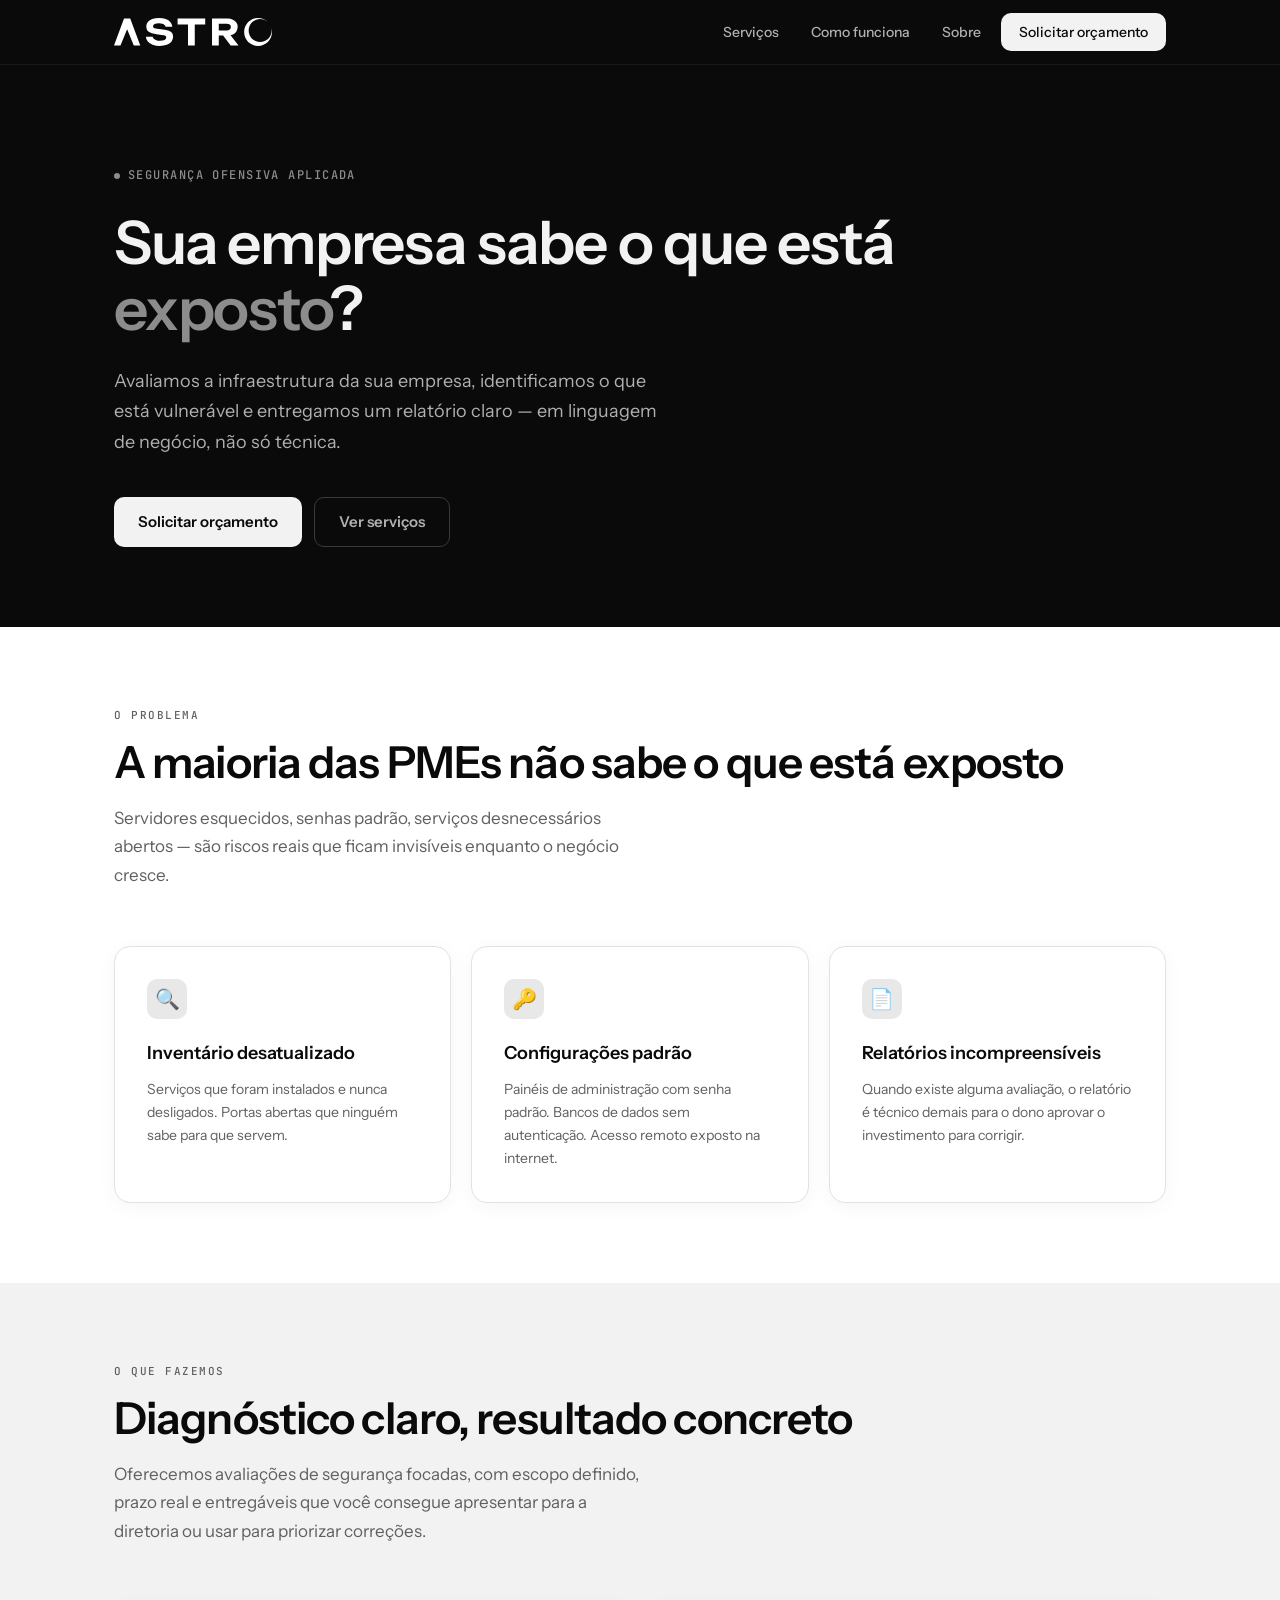
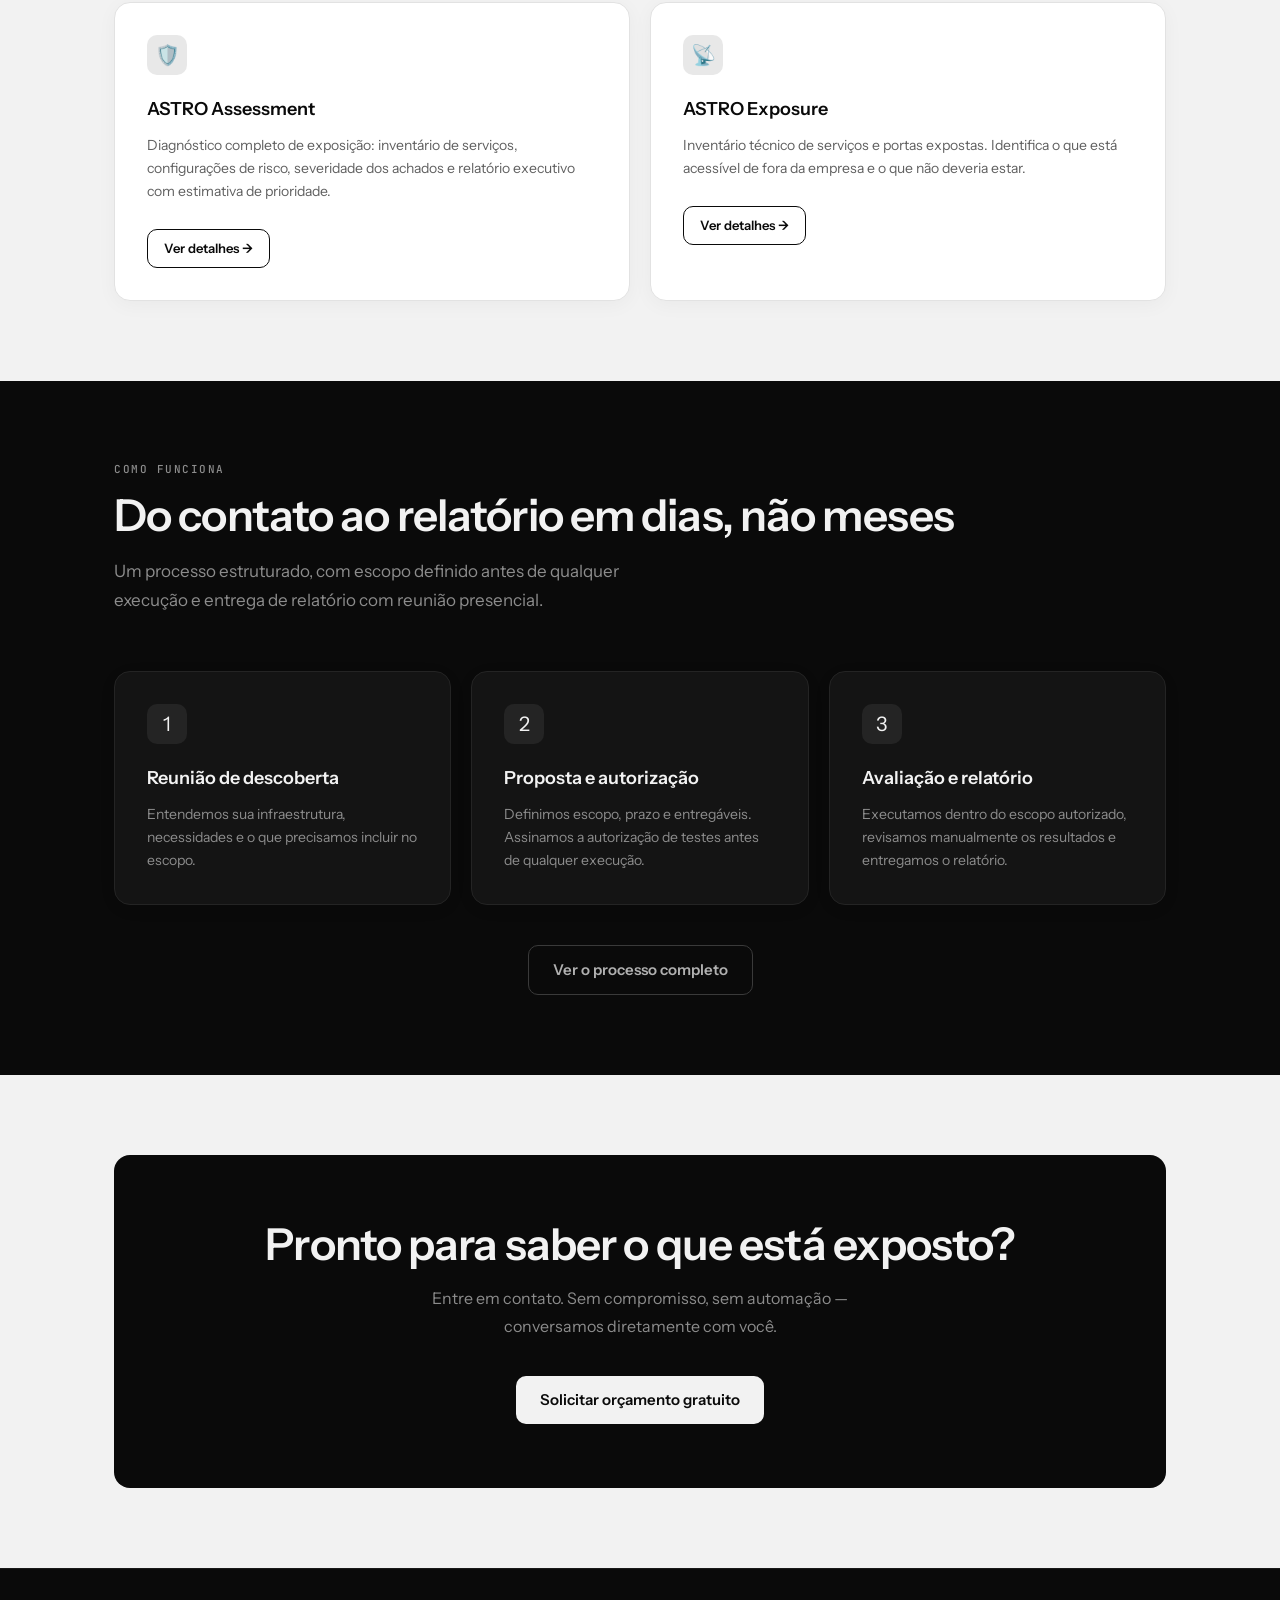
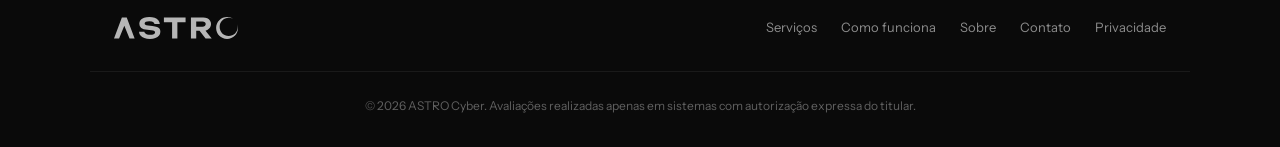
<file: site/index.html>
<!doctype html>
<html lang="pt-BR">
<head>
  <meta charset="utf-8">
  <meta name="viewport" content="width=device-width, initial-scale=1">
  <title>ASTRO Cyber — Segurança para empresas</title>
  <meta name="description" content="Avaliamos a exposição de segurança da sua empresa e entregamos um diagnóstico claro, com recomendações priorizadas por risco e custo.">
  <link rel="icon" href="brand/favicon.svg" type="image/svg+xml">
  <link rel="stylesheet" href="style.css">
</head>
<body>

<nav>
  <div class="nav-inner">
    <a href="index.html" class="nav-logo"><img src="brand/logo-white.svg" alt="ASTRO Cyber"></a>
    <div class="nav-links">
      <a href="servicos.html">Serviços</a>
      <a href="como-funciona.html">Como funciona</a>
      <a href="sobre.html">Sobre</a>
      <a href="contato.html" class="nav-cta">Solicitar orçamento</a>
    </div>
    <button class="nav-menu-btn" aria-label="Menu" onclick="document.getElementById('nav-mobile').classList.toggle('open')">
      <svg width="22" height="22" viewBox="0 0 22 22" fill="none"><rect y="4" width="22" height="2" rx="1" fill="currentColor"/><rect y="10" width="22" height="2" rx="1" fill="currentColor"/><rect y="16" width="22" height="2" rx="1" fill="currentColor"/></svg>
    </button>
  </div>
  <div class="nav-mobile" id="nav-mobile">
    <a href="servicos.html">Serviços</a>
    <a href="como-funciona.html">Como funciona</a>
    <a href="sobre.html">Sobre</a>
    <a href="contato.html" style="color:#F2F2F2;font-weight:600;">Solicitar orçamento →</a>
  </div>
</nav>

<!-- Hero -->
<section class="hero">
  <div class="container">
    <p class="hero-eyebrow">Segurança ofensiva aplicada</p>
    <h1>Sua empresa sabe o que está <em>exposto</em>?</h1>
    <p class="hero-sub">
      Avaliamos a infraestrutura da sua empresa, identificamos o que está vulnerável
      e entregamos um relatório claro — em linguagem de negócio, não só técnica.
    </p>
    <div class="hero-actions">
      <a href="contato.html" class="btn btn-primary">Solicitar orçamento</a>
      <a href="servicos.html" class="btn btn-ghost">Ver serviços</a>
    </div>
  </div>
</section>

<!-- Problem -->
<section class="section-alt">
  <div class="container">
    <p class="section-label">O problema</p>
    <h2>A maioria das PMEs não sabe o que está exposto</h2>
    <p class="section-sub">
      Servidores esquecidos, senhas padrão, serviços desnecessários abertos —
      são riscos reais que ficam invisíveis enquanto o negócio cresce.
    </p>
    <div class="card-grid">
      <div class="card">
        <div class="card-icon">🔍</div>
        <h3>Inventário desatualizado</h3>
        <p>Serviços que foram instalados e nunca desligados. Portas abertas que ninguém sabe para que servem.</p>
      </div>
      <div class="card">
        <div class="card-icon">🔑</div>
        <h3>Configurações padrão</h3>
        <p>Painéis de administração com senha padrão. Bancos de dados sem autenticação. Acesso remoto exposto na internet.</p>
      </div>
      <div class="card">
        <div class="card-icon">📄</div>
        <h3>Relatórios incompreensíveis</h3>
        <p>Quando existe alguma avaliação, o relatório é técnico demais para o dono aprovar o investimento para corrigir.</p>
      </div>
    </div>
  </div>
</section>

<!-- Services overview -->
<section>
  <div class="container">
    <p class="section-label">O que fazemos</p>
    <h2>Diagnóstico claro, resultado concreto</h2>
    <p class="section-sub">
      Oferecemos avaliações de segurança focadas, com escopo definido, prazo real e
      entregáveis que você consegue apresentar para a diretoria ou usar para priorizar correções.
    </p>
    <div class="card-grid">
      <div class="card">
        <div class="card-icon">🛡️</div>
        <h3>ASTRO Assessment</h3>
        <p>Diagnóstico completo de exposição: inventário de serviços, configurações de risco, severidade dos achados e relatório executivo com estimativa de prioridade.</p>
        <br>
        <a href="servicos.html#assessment" class="btn btn-outline" style="font-size:13px;padding:8px 16px;">Ver detalhes →</a>
      </div>
      <div class="card">
        <div class="card-icon">📡</div>
        <h3>ASTRO Exposure</h3>
        <p>Inventário técnico de serviços e portas expostas. Identifica o que está acessível de fora da empresa e o que não deveria estar.</p>
        <br>
        <a href="servicos.html#exposure" class="btn btn-outline" style="font-size:13px;padding:8px 16px;">Ver detalhes →</a>
      </div>
    </div>
  </div>
</section>

<!-- How it works summary -->
<section class="section-dark">
  <div class="container">
    <p class="section-label">Como funciona</p>
    <h2>Do contato ao relatório em dias, não meses</h2>
    <p class="section-sub">
      Um processo estruturado, com escopo definido antes de qualquer execução
      e entrega de relatório com reunião presencial.
    </p>
    <div class="card-grid">
      <div class="card">
        <div class="card-icon" style="background:#242424;color:#F2F2F2;">1</div>
        <h3>Reunião de descoberta</h3>
        <p>Entendemos sua infraestrutura, necessidades e o que precisamos incluir no escopo.</p>
      </div>
      <div class="card">
        <div class="card-icon" style="background:#242424;color:#F2F2F2;">2</div>
        <h3>Proposta e autorização</h3>
        <p>Definimos escopo, prazo e entregáveis. Assinamos a autorização de testes antes de qualquer execução.</p>
      </div>
      <div class="card">
        <div class="card-icon" style="background:#242424;color:#F2F2F2;">3</div>
        <h3>Avaliação e relatório</h3>
        <p>Executamos dentro do escopo autorizado, revisamos manualmente os resultados e entregamos o relatório.</p>
      </div>
    </div>
    <div style="text-align:center;margin-top:40px;">
      <a href="como-funciona.html" class="btn btn-ghost">Ver o processo completo</a>
    </div>
  </div>
</section>

<!-- CTA -->
<section>
  <div class="container">
    <div class="cta-box">
      <h2>Pronto para saber o que está exposto?</h2>
      <p>Entre em contato. Sem compromisso, sem automação — conversamos diretamente com você.</p>
      <a href="contato.html" class="btn btn-primary">Solicitar orçamento gratuito</a>
    </div>
  </div>
</section>

<footer>
  <div class="footer-inner">
    <a href="index.html" class="footer-logo"><img src="brand/logo-white.svg" alt="ASTRO Cyber"></a>
    <div class="footer-links">
      <a href="servicos.html">Serviços</a>
      <a href="como-funciona.html">Como funciona</a>
      <a href="sobre.html">Sobre</a>
      <a href="contato.html">Contato</a>
      <a href="privacidade.html">Privacidade</a>
    </div>
  </div>
  <p class="footer-copy">© 2026 ASTRO Cyber. Avaliações realizadas apenas em sistemas com autorização expressa do titular.</p>
</footer>

</body>
</html>
</file>
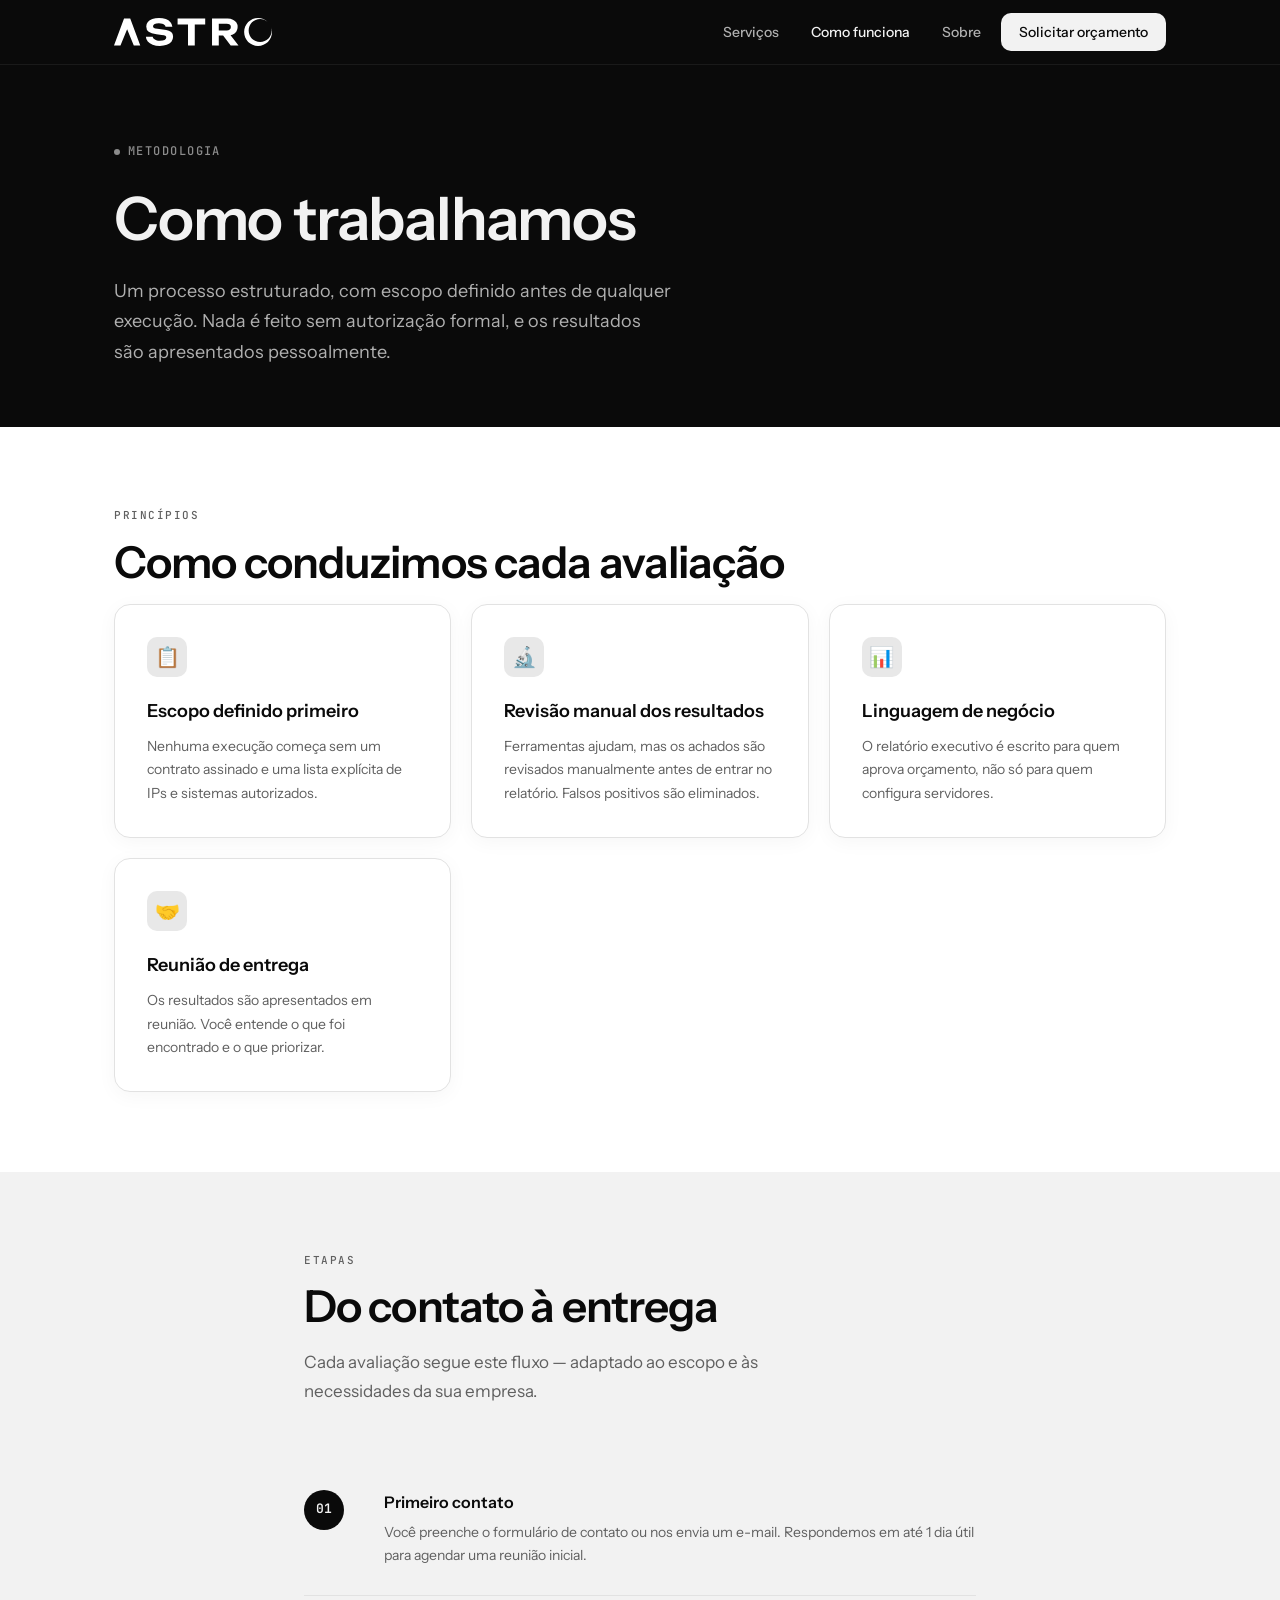
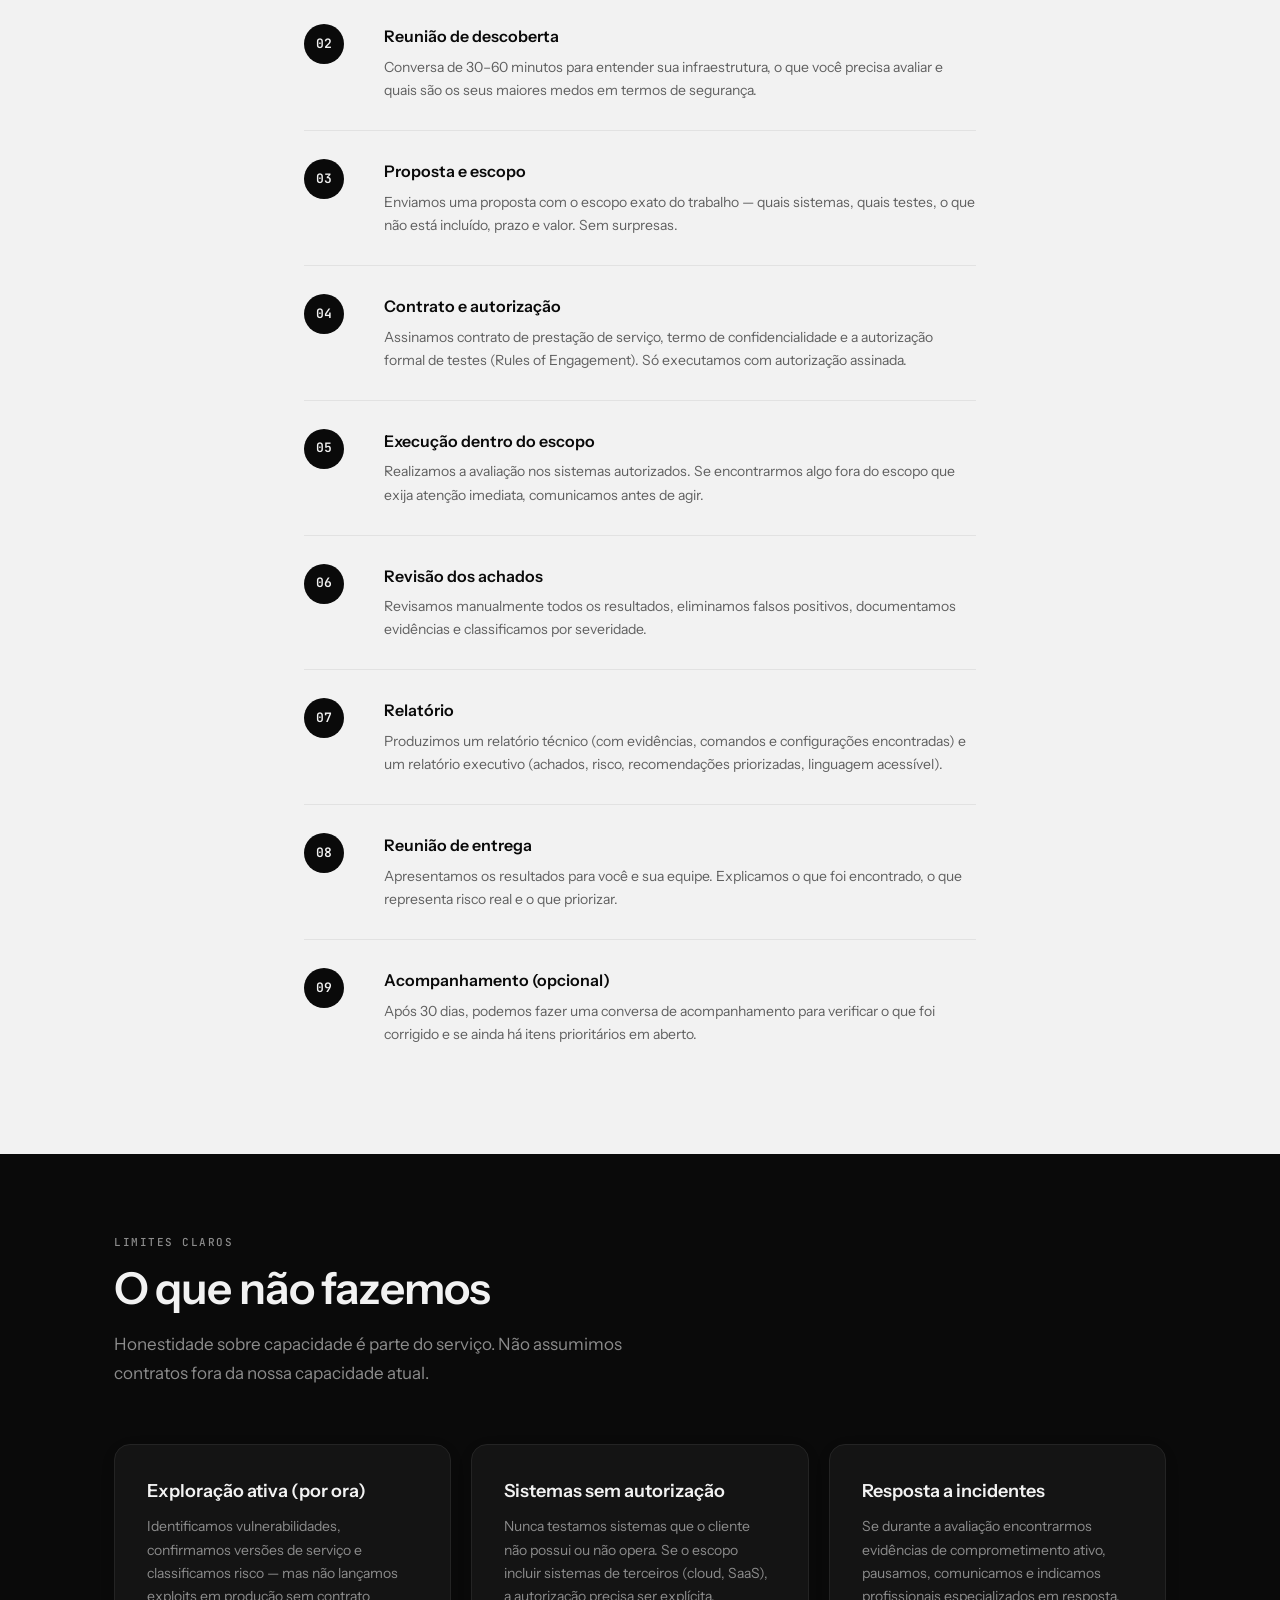
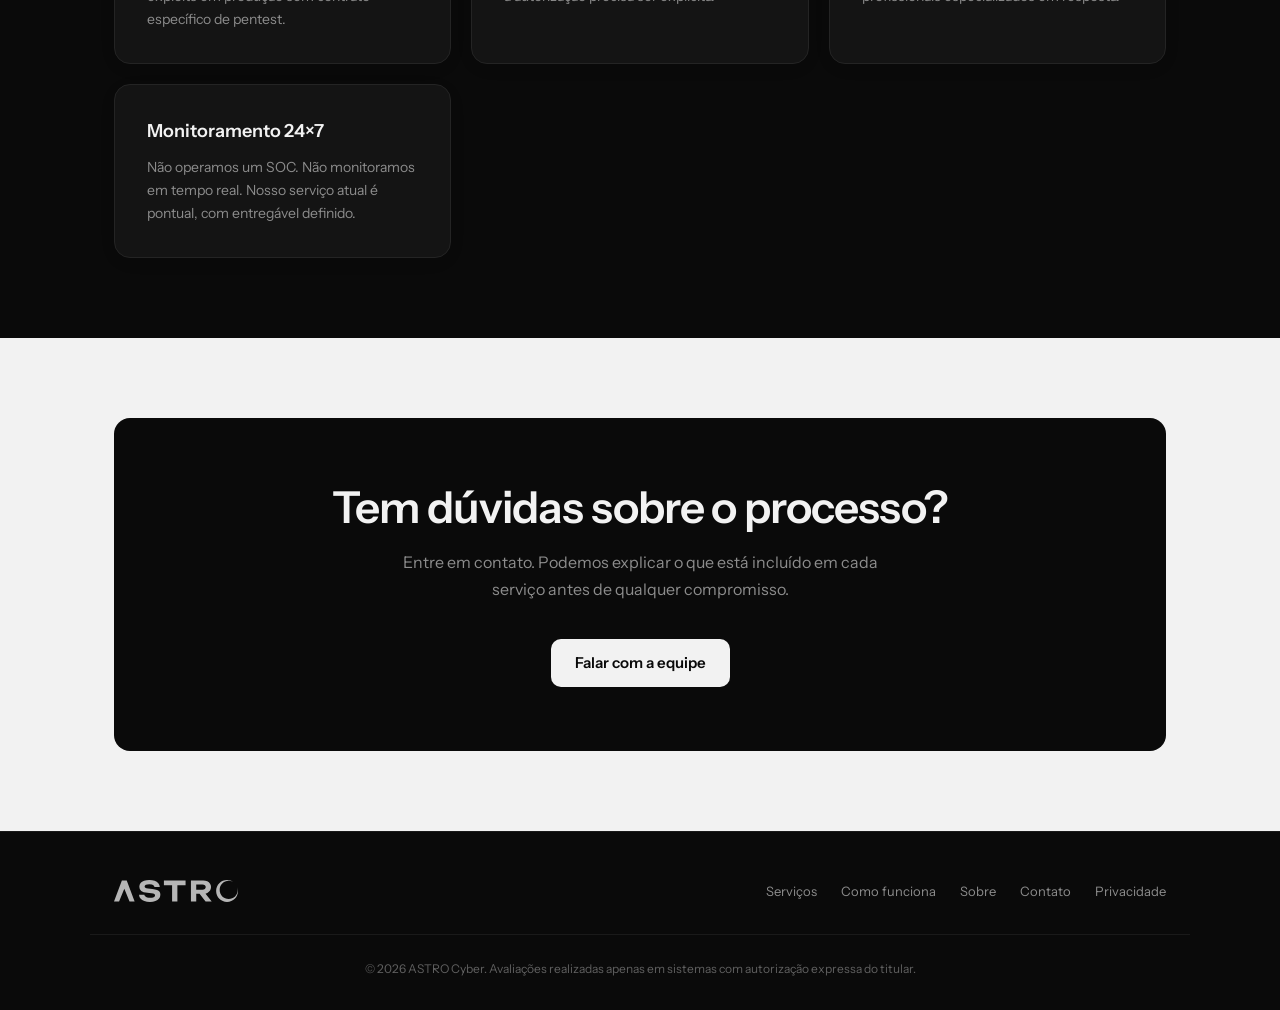
<file: site/como-funciona.html>
<!doctype html>
<html lang="pt-BR">
<head>
  <meta charset="utf-8">
  <meta name="viewport" content="width=device-width, initial-scale=1">
  <title>Como funciona — ASTRO Cyber</title>
  <meta name="description" content="Processo de avaliação de segurança da ASTRO Cyber: do primeiro contato ao relatório final.">
  <link rel="icon" href="brand/favicon.svg" type="image/svg+xml">
  <link rel="stylesheet" href="style.css">
</head>
<body>

<nav>
  <div class="nav-inner">
    <a href="index.html" class="nav-logo"><img src="brand/logo-white.svg" alt="ASTRO Cyber"></a>
    <div class="nav-links">
      <a href="servicos.html">Serviços</a>
      <a href="como-funciona.html" class="active">Como funciona</a>
      <a href="sobre.html">Sobre</a>
      <a href="contato.html" class="nav-cta">Solicitar orçamento</a>
    </div>
    <button class="nav-menu-btn" aria-label="Menu" onclick="document.getElementById('nav-mobile').classList.toggle('open')">
      <svg width="22" height="22" viewBox="0 0 22 22" fill="none"><rect y="4" width="22" height="2" rx="1" fill="currentColor"/><rect y="10" width="22" height="2" rx="1" fill="currentColor"/><rect y="16" width="22" height="2" rx="1" fill="currentColor"/></svg>
    </button>
  </div>
  <div class="nav-mobile" id="nav-mobile">
    <a href="servicos.html">Serviços</a>
    <a href="como-funciona.html">Como funciona</a>
    <a href="sobre.html">Sobre</a>
    <a href="contato.html" style="color:#F2F2F2;font-weight:600;">Solicitar orçamento →</a>
  </div>
</nav>

<!-- Header -->
<section class="hero" style="padding:72px 0 60px;">
  <div class="container">
    <p class="hero-eyebrow">Metodologia</p>
    <h1>Como trabalhamos</h1>
    <p class="hero-sub" style="margin-bottom:0;">
      Um processo estruturado, com escopo definido antes de qualquer execução.
      Nada é feito sem autorização formal, e os resultados são apresentados pessoalmente.
    </p>
  </div>
</section>

<!-- Principles -->
<section class="section-alt">
  <div class="container">
    <p class="section-label">Princípios</p>
    <h2>Como conduzimos cada avaliação</h2>
    <div class="card-grid">
      <div class="card">
        <div class="card-icon">📋</div>
        <h3>Escopo definido primeiro</h3>
        <p>Nenhuma execução começa sem um contrato assinado e uma lista explícita de IPs e sistemas autorizados.</p>
      </div>
      <div class="card">
        <div class="card-icon">🔬</div>
        <h3>Revisão manual dos resultados</h3>
        <p>Ferramentas ajudam, mas os achados são revisados manualmente antes de entrar no relatório. Falsos positivos são eliminados.</p>
      </div>
      <div class="card">
        <div class="card-icon">📊</div>
        <h3>Linguagem de negócio</h3>
        <p>O relatório executivo é escrito para quem aprova orçamento, não só para quem configura servidores.</p>
      </div>
      <div class="card">
        <div class="card-icon">🤝</div>
        <h3>Reunião de entrega</h3>
        <p>Os resultados são apresentados em reunião. Você entende o que foi encontrado e o que priorizar.</p>
      </div>
    </div>
  </div>
</section>

<!-- Steps -->
<section>
  <div class="container-sm">
    <p class="section-label">Etapas</p>
    <h2>Do contato à entrega</h2>
    <p class="section-sub">Cada avaliação segue este fluxo — adaptado ao escopo e às necessidades da sua empresa.</p>

    <div class="steps">
      <div class="step">
        <div class="step-num">01</div>
        <div>
          <h3>Primeiro contato</h3>
          <p>Você preenche o formulário de contato ou nos envia um e-mail. Respondemos em até 1 dia útil para agendar uma reunião inicial.</p>
        </div>
      </div>
      <div class="step">
        <div class="step-num">02</div>
        <div>
          <h3>Reunião de descoberta</h3>
          <p>Conversa de 30–60 minutos para entender sua infraestrutura, o que você precisa avaliar e quais são os seus maiores medos em termos de segurança.</p>
        </div>
      </div>
      <div class="step">
        <div class="step-num">03</div>
        <div>
          <h3>Proposta e escopo</h3>
          <p>Enviamos uma proposta com o escopo exato do trabalho — quais sistemas, quais testes, o que não está incluído, prazo e valor. Sem surpresas.</p>
        </div>
      </div>
      <div class="step">
        <div class="step-num">04</div>
        <div>
          <h3>Contrato e autorização</h3>
          <p>Assinamos contrato de prestação de serviço, termo de confidencialidade e a autorização formal de testes (Rules of Engagement). Só executamos com autorização assinada.</p>
        </div>
      </div>
      <div class="step">
        <div class="step-num">05</div>
        <div>
          <h3>Execução dentro do escopo</h3>
          <p>Realizamos a avaliação nos sistemas autorizados. Se encontrarmos algo fora do escopo que exija atenção imediata, comunicamos antes de agir.</p>
        </div>
      </div>
      <div class="step">
        <div class="step-num">06</div>
        <div>
          <h3>Revisão dos achados</h3>
          <p>Revisamos manualmente todos os resultados, eliminamos falsos positivos, documentamos evidências e classificamos por severidade.</p>
        </div>
      </div>
      <div class="step">
        <div class="step-num">07</div>
        <div>
          <h3>Relatório</h3>
          <p>Produzimos um relatório técnico (com evidências, comandos e configurações encontradas) e um relatório executivo (achados, risco, recomendações priorizadas, linguagem acessível).</p>
        </div>
      </div>
      <div class="step">
        <div class="step-num">08</div>
        <div>
          <h3>Reunião de entrega</h3>
          <p>Apresentamos os resultados para você e sua equipe. Explicamos o que foi encontrado, o que representa risco real e o que priorizar.</p>
        </div>
      </div>
      <div class="step">
        <div class="step-num">09</div>
        <div>
          <h3>Acompanhamento (opcional)</h3>
          <p>Após 30 dias, podemos fazer uma conversa de acompanhamento para verificar o que foi corrigido e se ainda há itens prioritários em aberto.</p>
        </div>
      </div>
    </div>
  </div>
</section>

<!-- Limits section -->
<section class="section-dark">
  <div class="container">
    <p class="section-label">Limites claros</p>
    <h2>O que não fazemos</h2>
    <p class="section-sub">Honestidade sobre capacidade é parte do serviço. Não assumimos contratos fora da nossa capacidade atual.</p>
    <div class="card-grid">
      <div class="card">
        <h3>Exploração ativa (por ora)</h3>
        <p>Identificamos vulnerabilidades, confirmamos versões de serviço e classificamos risco — mas não lançamos exploits em produção sem contrato específico de pentest.</p>
      </div>
      <div class="card">
        <h3>Sistemas sem autorização</h3>
        <p>Nunca testamos sistemas que o cliente não possui ou não opera. Se o escopo incluir sistemas de terceiros (cloud, SaaS), a autorização precisa ser explícita.</p>
      </div>
      <div class="card">
        <h3>Resposta a incidentes</h3>
        <p>Se durante a avaliação encontrarmos evidências de comprometimento ativo, pausamos, comunicamos e indicamos profissionais especializados em resposta.</p>
      </div>
      <div class="card">
        <h3>Monitoramento 24×7</h3>
        <p>Não operamos um SOC. Não monitoramos em tempo real. Nosso serviço atual é pontual, com entregável definido.</p>
      </div>
    </div>
  </div>
</section>

<!-- CTA -->
<section>
  <div class="container">
    <div class="cta-box">
      <h2>Tem dúvidas sobre o processo?</h2>
      <p>Entre em contato. Podemos explicar o que está incluído em cada serviço antes de qualquer compromisso.</p>
      <a href="contato.html" class="btn btn-primary">Falar com a equipe</a>
    </div>
  </div>
</section>

<footer>
  <div class="footer-inner">
    <a href="index.html" class="footer-logo"><img src="brand/logo-white.svg" alt="ASTRO Cyber"></a>
    <div class="footer-links">
      <a href="servicos.html">Serviços</a>
      <a href="como-funciona.html">Como funciona</a>
      <a href="sobre.html">Sobre</a>
      <a href="contato.html">Contato</a>
      <a href="privacidade.html">Privacidade</a>
    </div>
  </div>
  <p class="footer-copy">© 2026 ASTRO Cyber. Avaliações realizadas apenas em sistemas com autorização expressa do titular.</p>
</footer>

</body>
</html>
</file>
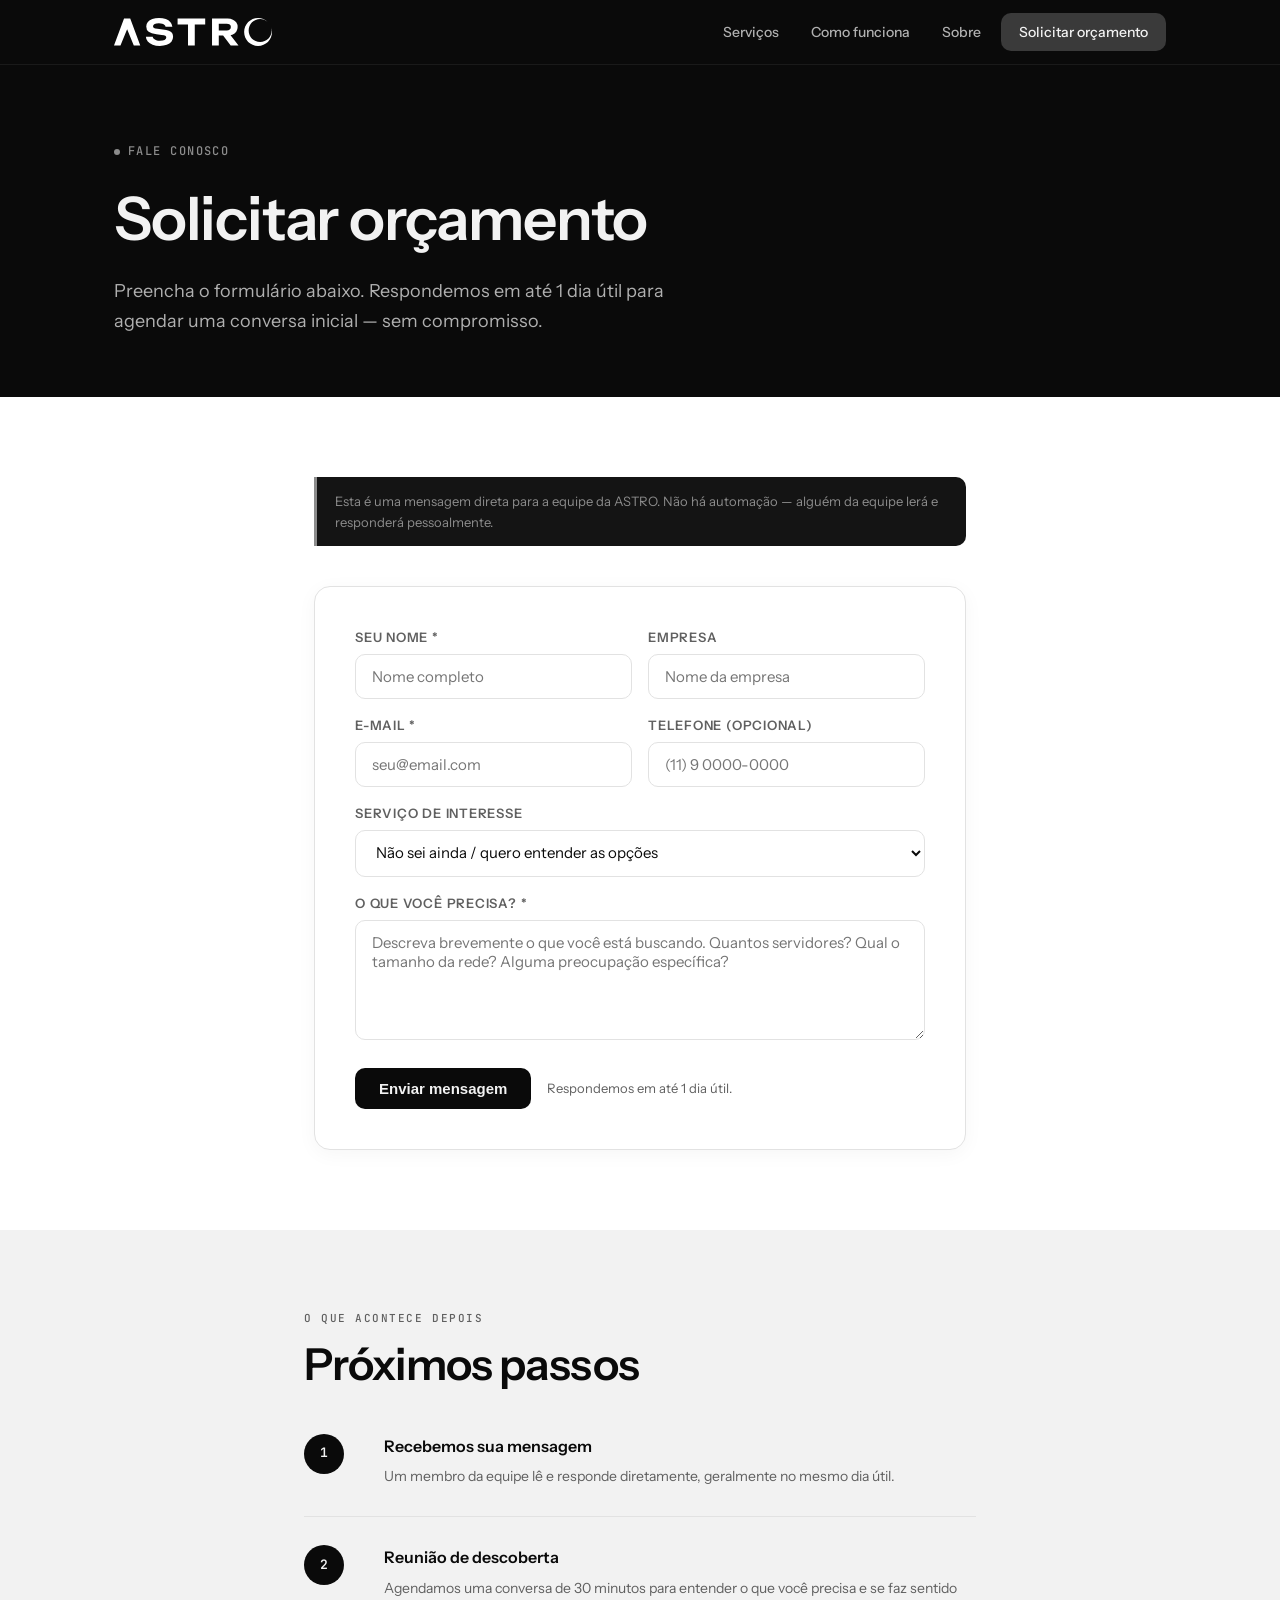
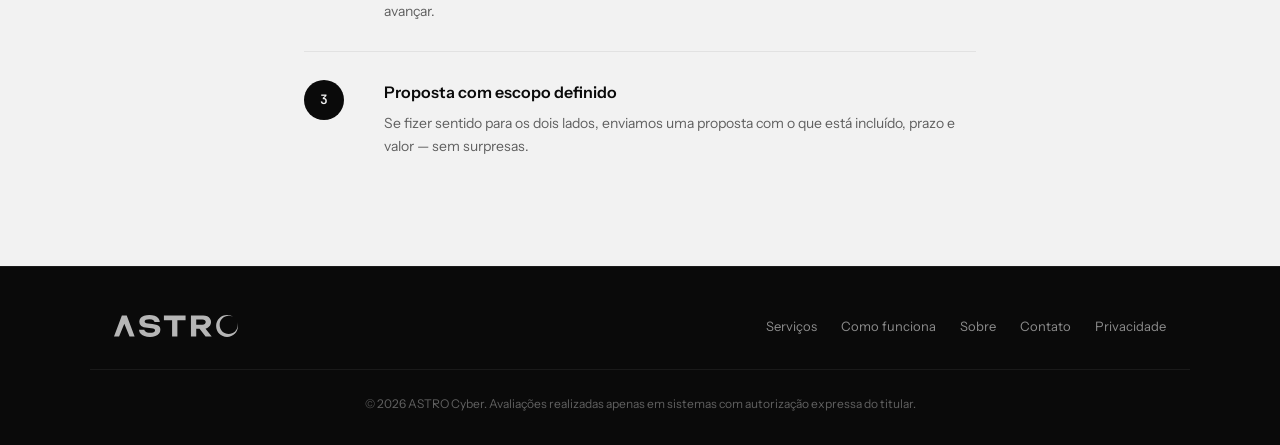
<file: site/contato.html>
<!doctype html>
<html lang="pt-BR">
<head>
  <meta charset="utf-8">
  <meta name="viewport" content="width=device-width, initial-scale=1">
  <title>Contato — ASTRO Cyber</title>
  <meta name="description" content="Entre em contato com a ASTRO Cyber para solicitar um orçamento de avaliação de segurança.">
  <link rel="icon" href="brand/favicon.svg" type="image/svg+xml">
  <link rel="stylesheet" href="style.css">
</head>
<body>

<nav>
  <div class="nav-inner">
    <a href="index.html" class="nav-logo"><img src="brand/logo-white.svg" alt="ASTRO Cyber"></a>
    <div class="nav-links">
      <a href="servicos.html">Serviços</a>
      <a href="como-funciona.html">Como funciona</a>
      <a href="sobre.html">Sobre</a>
      <a href="contato.html" class="nav-cta active" style="background:#3A3A3A!important;color:#F2F2F2!important;">Solicitar orçamento</a>
    </div>
    <button class="nav-menu-btn" aria-label="Menu" onclick="document.getElementById('nav-mobile').classList.toggle('open')">
      <svg width="22" height="22" viewBox="0 0 22 22" fill="none"><rect y="4" width="22" height="2" rx="1" fill="currentColor"/><rect y="10" width="22" height="2" rx="1" fill="currentColor"/><rect y="16" width="22" height="2" rx="1" fill="currentColor"/></svg>
    </button>
  </div>
  <div class="nav-mobile" id="nav-mobile">
    <a href="servicos.html">Serviços</a>
    <a href="como-funciona.html">Como funciona</a>
    <a href="sobre.html">Sobre</a>
    <a href="contato.html" style="color:#F2F2F2;font-weight:600;">Solicitar orçamento →</a>
  </div>
</nav>

<!-- Header -->
<section class="hero" style="padding:72px 0 60px;">
  <div class="container">
    <p class="hero-eyebrow">Fale conosco</p>
    <h1>Solicitar orçamento</h1>
    <p class="hero-sub" style="margin-bottom:0;">
      Preencha o formulário abaixo. Respondemos em até 1 dia útil para agendar
      uma conversa inicial — sem compromisso.
    </p>
  </div>
</section>

<!-- Form -->
<section class="section-alt">
  <div class="container" style="max-width:700px;">

    <div class="notice" style="margin-bottom:40px;">
      <p>Esta é uma mensagem direta para a equipe da ASTRO. Não há automação — alguém da equipe lerá e responderá pessoalmente.</p>
    </div>

    <!-- Replace ACTION with your Formspree endpoint before going live -->
    <form action="https://formspree.io/f/PLACEHOLDER" method="POST" style="background:var(--surface);border:1px solid var(--line);border-radius:var(--radius);padding:40px;box-shadow:var(--shadow);">
      <div class="form-grid">
        <div class="form-group">
          <label for="nome">Seu nome *</label>
          <input type="text" id="nome" name="nome" required placeholder="Nome completo">
        </div>
        <div class="form-group">
          <label for="empresa">Empresa</label>
          <input type="text" id="empresa" name="empresa" placeholder="Nome da empresa">
        </div>
        <div class="form-group">
          <label for="email">E-mail *</label>
          <input type="email" id="email" name="email" required placeholder="seu@email.com">
        </div>
        <div class="form-group">
          <label for="telefone">Telefone (opcional)</label>
          <input type="tel" id="telefone" name="telefone" placeholder="(11) 9 0000-0000">
        </div>
        <div class="form-group full">
          <label for="servico">Serviço de interesse</label>
          <select id="servico" name="servico">
            <option value="">Não sei ainda / quero entender as opções</option>
            <option value="assessment">ASTRO Assessment — diagnóstico de segurança</option>
            <option value="exposure">ASTRO Exposure — inventário de exposição</option>
            <option value="outro">Outro</option>
          </select>
        </div>
        <div class="form-group full">
          <label for="mensagem">O que você precisa? *</label>
          <textarea id="mensagem" name="mensagem" required placeholder="Descreva brevemente o que você está buscando. Quantos servidores? Qual o tamanho da rede? Alguma preocupação específica?"></textarea>
        </div>
      </div>

      <div style="margin-top:28px;display:flex;align-items:center;gap:16px;flex-wrap:wrap;">
        <button type="submit" class="btn btn-dark" style="font-size:15px;">Enviar mensagem</button>
        <p style="font-size:13px;color:var(--muted);">Respondemos em até 1 dia útil.</p>
      </div>
    </form>

  </div>
</section>

<!-- What happens next -->
<section>
  <div class="container-sm">
    <p class="section-label">O que acontece depois</p>
    <h2>Próximos passos</h2>
    <div class="steps">
      <div class="step">
        <div class="step-num">1</div>
        <div>
          <h3>Recebemos sua mensagem</h3>
          <p>Um membro da equipe lê e responde diretamente, geralmente no mesmo dia útil.</p>
        </div>
      </div>
      <div class="step">
        <div class="step-num">2</div>
        <div>
          <h3>Reunião de descoberta</h3>
          <p>Agendamos uma conversa de 30 minutos para entender o que você precisa e se faz sentido avançar.</p>
        </div>
      </div>
      <div class="step">
        <div class="step-num">3</div>
        <div>
          <h3>Proposta com escopo definido</h3>
          <p>Se fizer sentido para os dois lados, enviamos uma proposta com o que está incluído, prazo e valor — sem surpresas.</p>
        </div>
      </div>
    </div>
  </div>
</section>

<footer>
  <div class="footer-inner">
    <a href="index.html" class="footer-logo"><img src="brand/logo-white.svg" alt="ASTRO Cyber"></a>
    <div class="footer-links">
      <a href="servicos.html">Serviços</a>
      <a href="como-funciona.html">Como funciona</a>
      <a href="sobre.html">Sobre</a>
      <a href="contato.html">Contato</a>
      <a href="privacidade.html">Privacidade</a>
    </div>
  </div>
  <p class="footer-copy">© 2026 ASTRO Cyber. Avaliações realizadas apenas em sistemas com autorização expressa do titular.</p>
</footer>

</body>
</html>
</file>
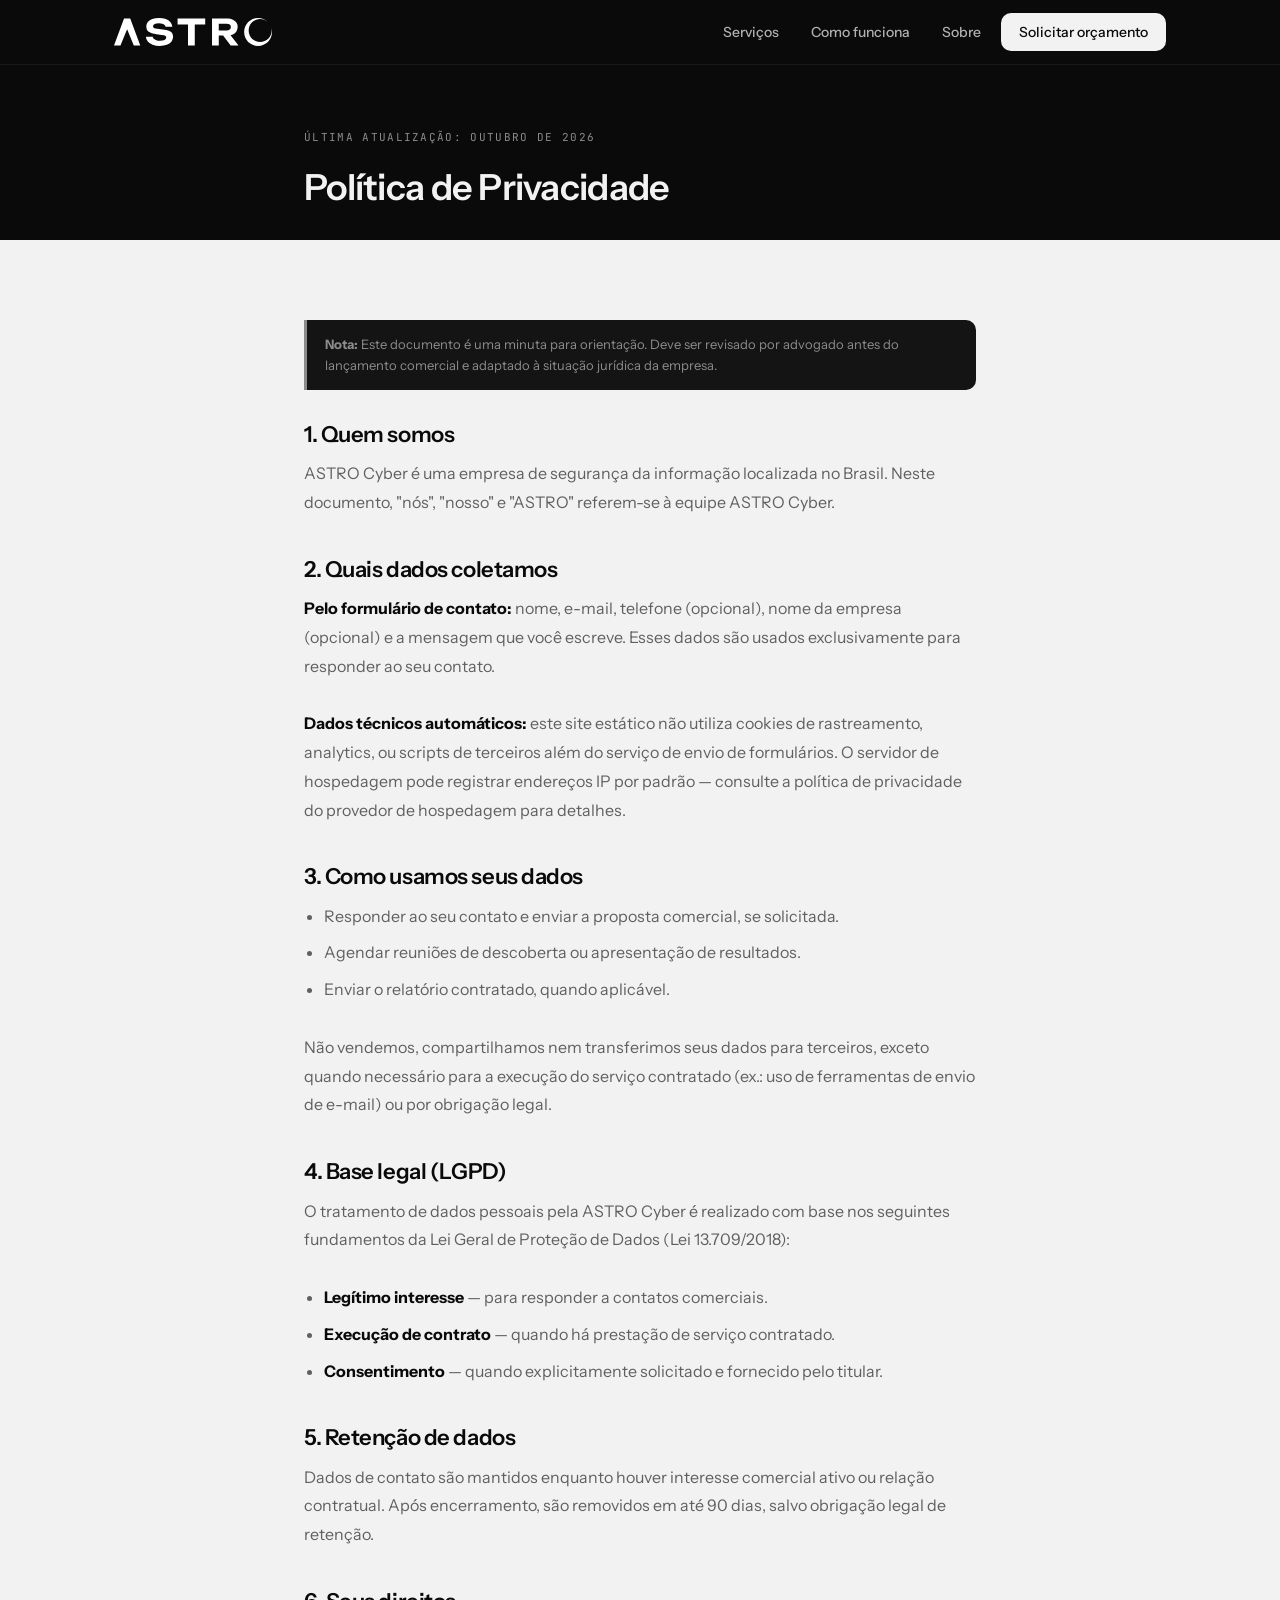
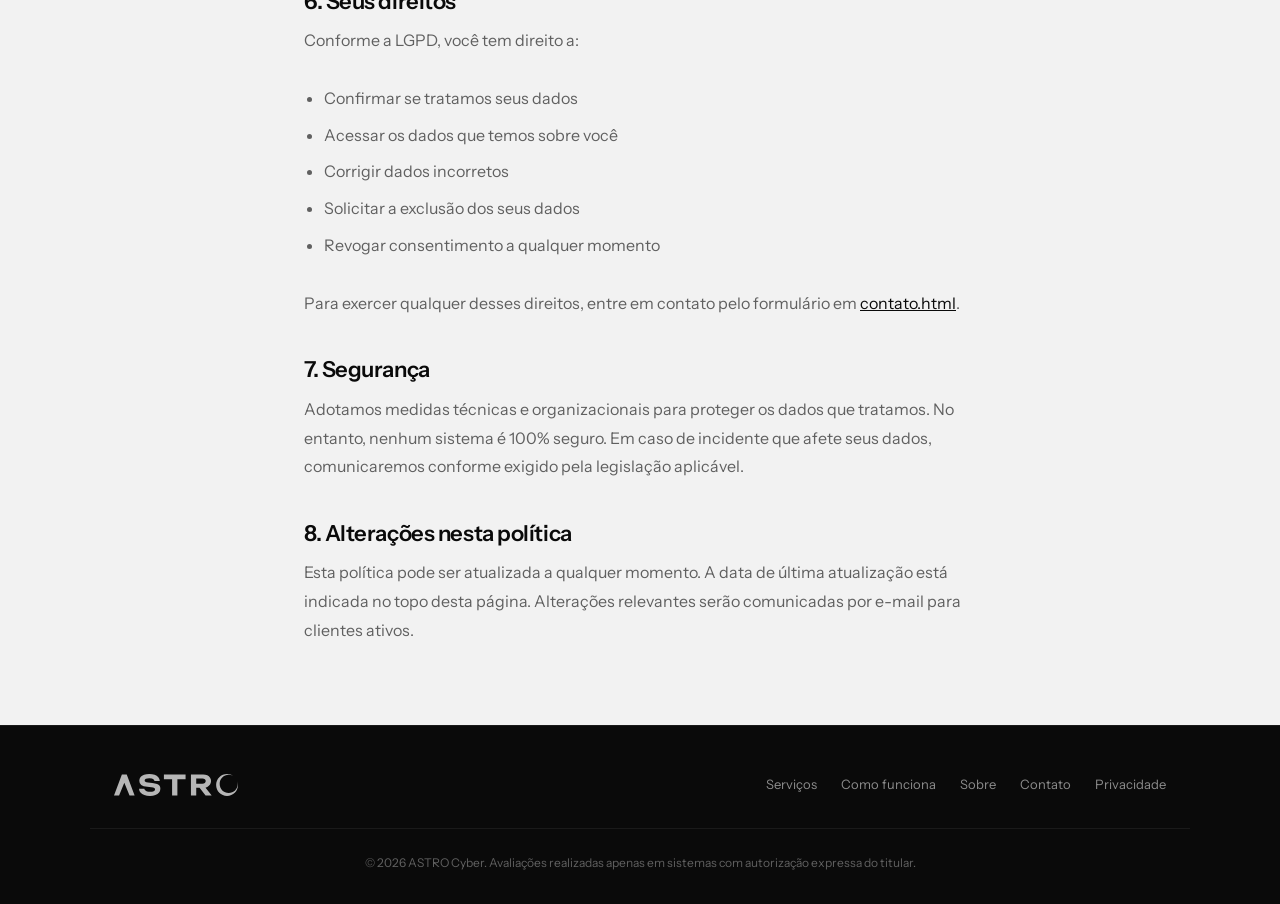
<file: site/privacidade.html>
<!doctype html>
<html lang="pt-BR">
<head>
  <meta charset="utf-8">
  <meta name="viewport" content="width=device-width, initial-scale=1">
  <title>Política de Privacidade — ASTRO Cyber</title>
  <link rel="icon" href="brand/favicon.svg" type="image/svg+xml">
  <link rel="stylesheet" href="style.css">
</head>
<body>

<nav>
  <div class="nav-inner">
    <a href="index.html" class="nav-logo"><img src="brand/logo-white.svg" alt="ASTRO Cyber"></a>
    <div class="nav-links">
      <a href="servicos.html">Serviços</a>
      <a href="como-funciona.html">Como funciona</a>
      <a href="sobre.html">Sobre</a>
      <a href="contato.html" class="nav-cta">Solicitar orçamento</a>
    </div>
    <button class="nav-menu-btn" aria-label="Menu" onclick="document.getElementById('nav-mobile').classList.toggle('open')">
      <svg width="22" height="22" viewBox="0 0 22 22" fill="none"><rect y="4" width="22" height="2" rx="1" fill="currentColor"/><rect y="10" width="22" height="2" rx="1" fill="currentColor"/><rect y="16" width="22" height="2" rx="1" fill="currentColor"/></svg>
    </button>
  </div>
  <div class="nav-mobile" id="nav-mobile">
    <a href="servicos.html">Serviços</a>
    <a href="como-funciona.html">Como funciona</a>
    <a href="sobre.html">Sobre</a>
    <a href="contato.html" style="color:#F2F2F2;font-weight:600;">Solicitar orçamento →</a>
  </div>
</nav>

<section style="padding:64px 0 24px;background:#0A0A0A;color:#F2F2F2;">
  <div class="container-sm">
    <p style="font-family:'JetBrains Mono',monospace;font-size:11px;color:#8C8C8C;text-transform:uppercase;letter-spacing:.12em;margin-bottom:12px;">Última atualização: outubro de 2026</p>
    <h1 style="font-size:36px;font-weight:600;letter-spacing:-.02em;">Política de Privacidade</h1>
  </div>
</section>

<section>
  <div class="container-sm">
    <div class="notice">
      <p><strong>Nota:</strong> Este documento é uma minuta para orientação. Deve ser revisado por advogado antes do lançamento comercial e adaptado à situação jurídica da empresa.</p>
    </div>

    <div style="display:flex;flex-direction:column;gap:40px;font-size:16px;line-height:1.8;color:var(--muted);">

      <div>
        <h2 style="font-size:22px;margin-bottom:12px;color:var(--text);">1. Quem somos</h2>
        <p>ASTRO Cyber é uma empresa de segurança da informação localizada no Brasil. Neste documento, "nós", "nosso" e "ASTRO" referem-se à equipe ASTRO Cyber.</p>
      </div>

      <div>
        <h2 style="font-size:22px;margin-bottom:12px;color:var(--text);">2. Quais dados coletamos</h2>
        <p><strong style="color:var(--text);">Pelo formulário de contato:</strong> nome, e-mail, telefone (opcional), nome da empresa (opcional) e a mensagem que você escreve. Esses dados são usados exclusivamente para responder ao seu contato.</p>
        <br>
        <p><strong style="color:var(--text);">Dados técnicos automáticos:</strong> este site estático não utiliza cookies de rastreamento, analytics, ou scripts de terceiros além do serviço de envio de formulários. O servidor de hospedagem pode registrar endereços IP por padrão — consulte a política de privacidade do provedor de hospedagem para detalhes.</p>
      </div>

      <div>
        <h2 style="font-size:22px;margin-bottom:12px;color:var(--text);">3. Como usamos seus dados</h2>
        <ul style="list-style:disc;padding-left:20px;display:flex;flex-direction:column;gap:8px;">
          <li>Responder ao seu contato e enviar a proposta comercial, se solicitada.</li>
          <li>Agendar reuniões de descoberta ou apresentação de resultados.</li>
          <li>Enviar o relatório contratado, quando aplicável.</li>
        </ul>
        <br>
        <p>Não vendemos, compartilhamos nem transferimos seus dados para terceiros, exceto quando necessário para a execução do serviço contratado (ex.: uso de ferramentas de envio de e-mail) ou por obrigação legal.</p>
      </div>

      <div>
        <h2 style="font-size:22px;margin-bottom:12px;color:var(--text);">4. Base legal (LGPD)</h2>
        <p>O tratamento de dados pessoais pela ASTRO Cyber é realizado com base nos seguintes fundamentos da Lei Geral de Proteção de Dados (Lei 13.709/2018):</p>
        <br>
        <ul style="list-style:disc;padding-left:20px;display:flex;flex-direction:column;gap:8px;">
          <li><strong style="color:var(--text);">Legítimo interesse</strong> — para responder a contatos comerciais.</li>
          <li><strong style="color:var(--text);">Execução de contrato</strong> — quando há prestação de serviço contratado.</li>
          <li><strong style="color:var(--text);">Consentimento</strong> — quando explicitamente solicitado e fornecido pelo titular.</li>
        </ul>
      </div>

      <div>
        <h2 style="font-size:22px;margin-bottom:12px;color:var(--text);">5. Retenção de dados</h2>
        <p>Dados de contato são mantidos enquanto houver interesse comercial ativo ou relação contratual. Após encerramento, são removidos em até 90 dias, salvo obrigação legal de retenção.</p>
      </div>

      <div>
        <h2 style="font-size:22px;margin-bottom:12px;color:var(--text);">6. Seus direitos</h2>
        <p>Conforme a LGPD, você tem direito a:</p>
        <br>
        <ul style="list-style:disc;padding-left:20px;display:flex;flex-direction:column;gap:8px;">
          <li>Confirmar se tratamos seus dados</li>
          <li>Acessar os dados que temos sobre você</li>
          <li>Corrigir dados incorretos</li>
          <li>Solicitar a exclusão dos seus dados</li>
          <li>Revogar consentimento a qualquer momento</li>
        </ul>
        <br>
        <p>Para exercer qualquer desses direitos, entre em contato pelo formulário em <a href="contato.html" style="color:var(--text);text-decoration:underline;">contato.html</a>.</p>
      </div>

      <div>
        <h2 style="font-size:22px;margin-bottom:12px;color:var(--text);">7. Segurança</h2>
        <p>Adotamos medidas técnicas e organizacionais para proteger os dados que tratamos. No entanto, nenhum sistema é 100% seguro. Em caso de incidente que afete seus dados, comunicaremos conforme exigido pela legislação aplicável.</p>
      </div>

      <div>
        <h2 style="font-size:22px;margin-bottom:12px;color:var(--text);">8. Alterações nesta política</h2>
        <p>Esta política pode ser atualizada a qualquer momento. A data de última atualização está indicada no topo desta página. Alterações relevantes serão comunicadas por e-mail para clientes ativos.</p>
      </div>

    </div>
  </div>
</section>

<footer>
  <div class="footer-inner">
    <a href="index.html" class="footer-logo"><img src="brand/logo-white.svg" alt="ASTRO Cyber"></a>
    <div class="footer-links">
      <a href="servicos.html">Serviços</a>
      <a href="como-funciona.html">Como funciona</a>
      <a href="sobre.html">Sobre</a>
      <a href="contato.html">Contato</a>
      <a href="privacidade.html">Privacidade</a>
    </div>
  </div>
  <p class="footer-copy">© 2026 ASTRO Cyber. Avaliações realizadas apenas em sistemas com autorização expressa do titular.</p>
</footer>

</body>
</html>
</file>
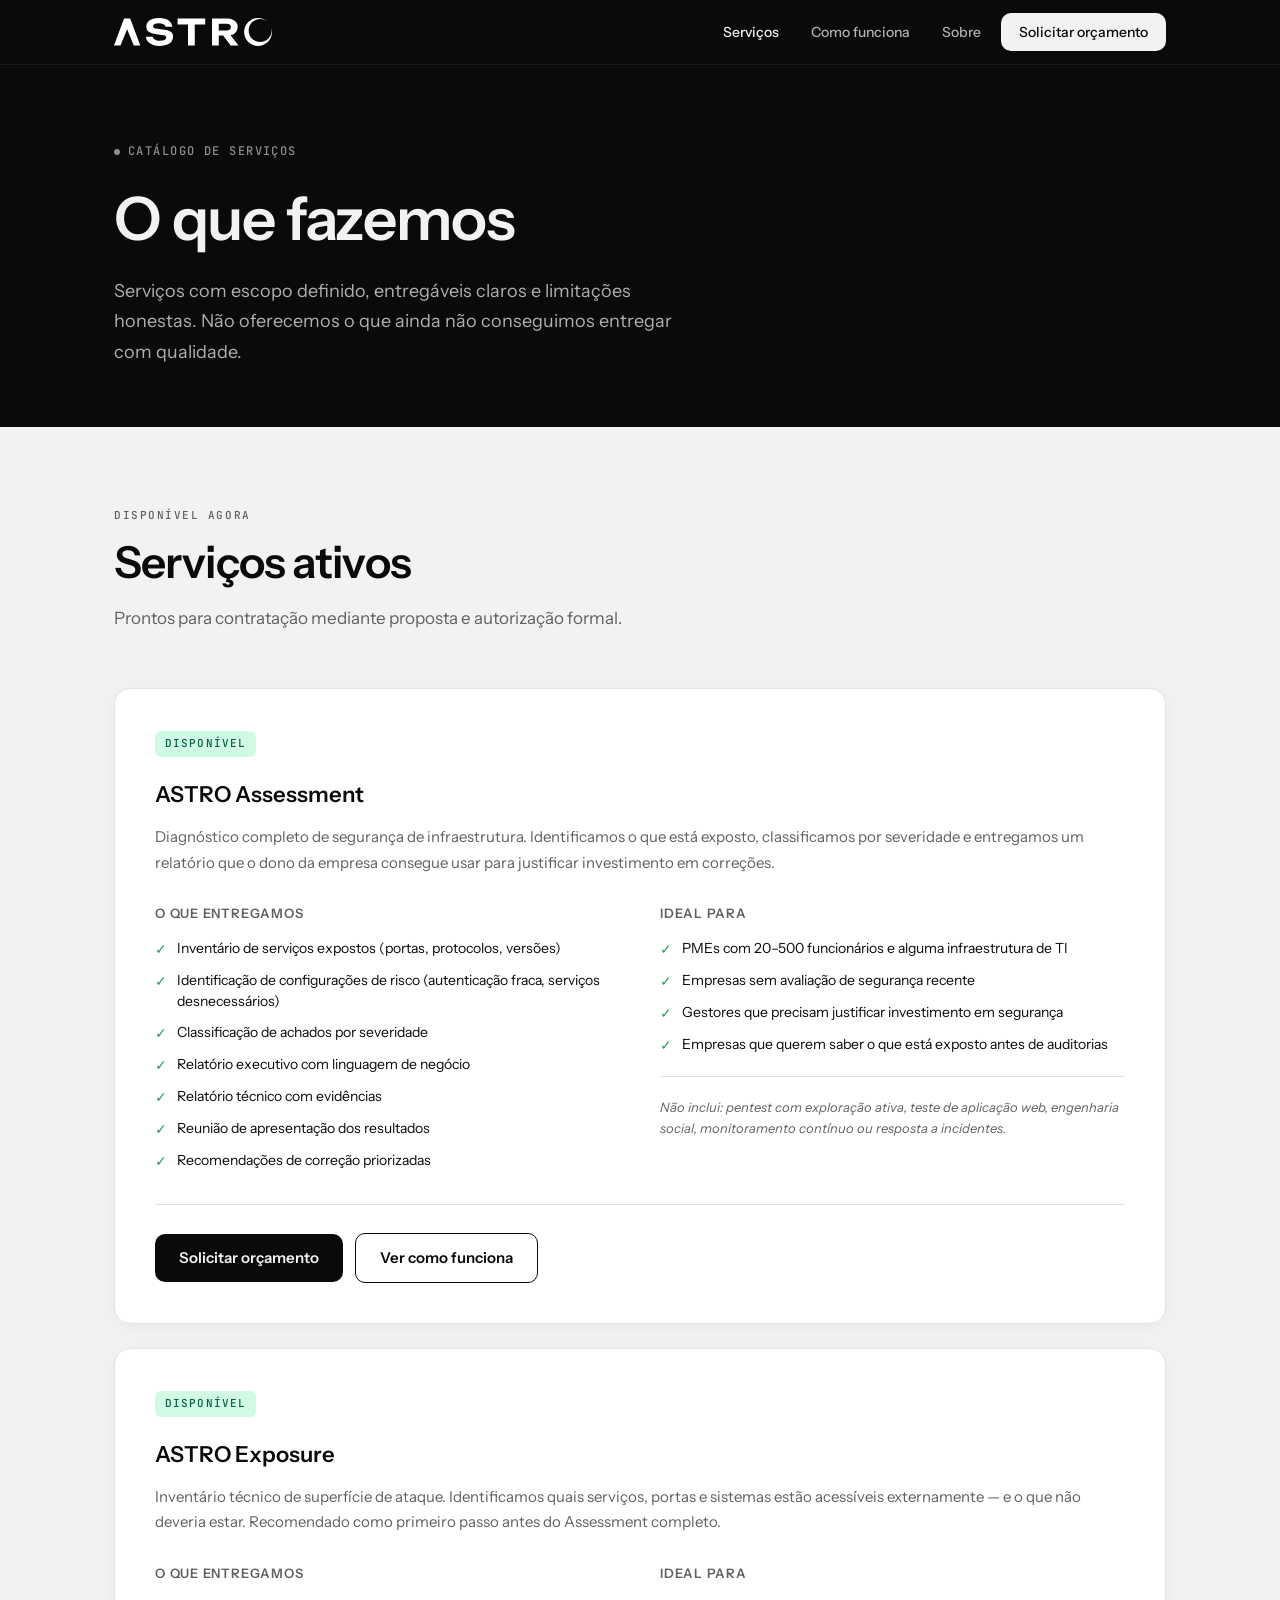
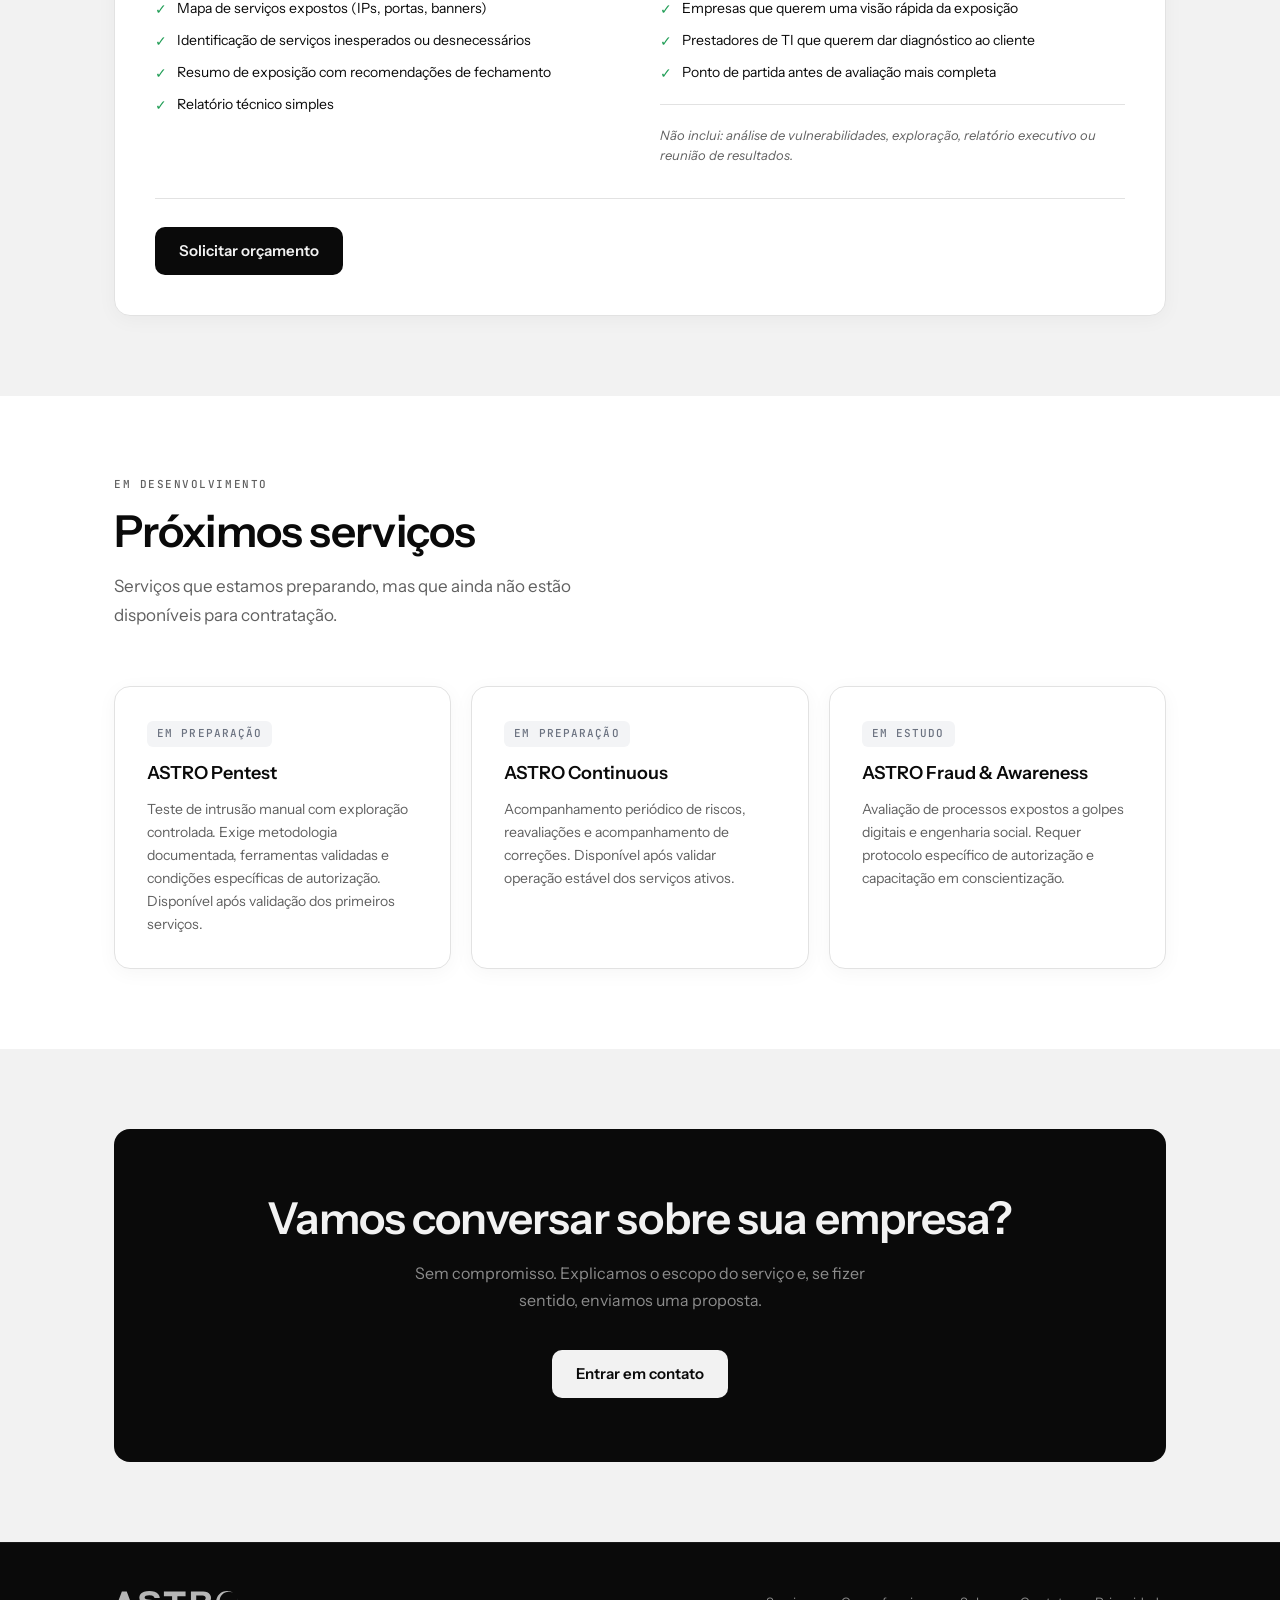
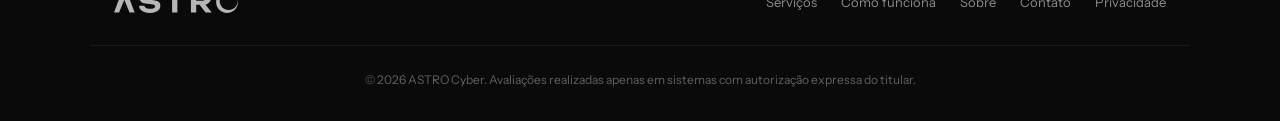
<file: site/servicos.html>
<!doctype html>
<html lang="pt-BR">
<head>
  <meta charset="utf-8">
  <meta name="viewport" content="width=device-width, initial-scale=1">
  <title>Serviços — ASTRO Cyber</title>
  <meta name="description" content="Diagnóstico de segurança e inventário de exposição para empresas. Escopo definido, entregáveis claros.">
  <link rel="icon" href="brand/favicon.svg" type="image/svg+xml">
  <link rel="stylesheet" href="style.css">
</head>
<body>

<nav>
  <div class="nav-inner">
    <a href="index.html" class="nav-logo"><img src="brand/logo-white.svg" alt="ASTRO Cyber"></a>
    <div class="nav-links">
      <a href="servicos.html" class="active">Serviços</a>
      <a href="como-funciona.html">Como funciona</a>
      <a href="sobre.html">Sobre</a>
      <a href="contato.html" class="nav-cta">Solicitar orçamento</a>
    </div>
    <button class="nav-menu-btn" aria-label="Menu" onclick="document.getElementById('nav-mobile').classList.toggle('open')">
      <svg width="22" height="22" viewBox="0 0 22 22" fill="none"><rect y="4" width="22" height="2" rx="1" fill="currentColor"/><rect y="10" width="22" height="2" rx="1" fill="currentColor"/><rect y="16" width="22" height="2" rx="1" fill="currentColor"/></svg>
    </button>
  </div>
  <div class="nav-mobile" id="nav-mobile">
    <a href="servicos.html">Serviços</a>
    <a href="como-funciona.html">Como funciona</a>
    <a href="sobre.html">Sobre</a>
    <a href="contato.html" style="color:#F2F2F2;font-weight:600;">Solicitar orçamento →</a>
  </div>
</nav>

<!-- Header -->
<section class="hero" style="padding:72px 0 60px;">
  <div class="container">
    <p class="hero-eyebrow">Catálogo de serviços</p>
    <h1>O que fazemos</h1>
    <p class="hero-sub" style="margin-bottom:0;">
      Serviços com escopo definido, entregáveis claros e limitações honestas.
      Não oferecemos o que ainda não conseguimos entregar com qualidade.
    </p>
  </div>
</section>

<!-- Active services -->
<section>
  <div class="container">
    <p class="section-label">Disponível agora</p>
    <h2>Serviços ativos</h2>
    <p class="section-sub">Prontos para contratação mediante proposta e autorização formal.</p>

    <!-- Assessment -->
    <div id="assessment" class="service-card" style="margin-bottom:24px;">
      <span class="service-badge badge-active">Disponível</span>
      <h3>ASTRO Assessment</h3>
      <p class="desc">
        Diagnóstico completo de segurança de infraestrutura. Identificamos o que está exposto,
        classificamos por severidade e entregamos um relatório que o dono da empresa consegue
        usar para justificar investimento em correções.
      </p>

      <div style="display:grid;grid-template-columns:1fr 1fr;gap:40px;flex-wrap:wrap;">
        <div>
          <p style="font-size:13px;font-weight:600;color:var(--muted);text-transform:uppercase;letter-spacing:.06em;margin-bottom:14px;">O que entregamos</p>
          <ul class="deliverables">
            <li>Inventário de serviços expostos (portas, protocolos, versões)</li>
            <li>Identificação de configurações de risco (autenticação fraca, serviços desnecessários)</li>
            <li>Classificação de achados por severidade</li>
            <li>Relatório executivo com linguagem de negócio</li>
            <li>Relatório técnico com evidências</li>
            <li>Reunião de apresentação dos resultados</li>
            <li>Recomendações de correção priorizadas</li>
          </ul>
        </div>
        <div>
          <p style="font-size:13px;font-weight:600;color:var(--muted);text-transform:uppercase;letter-spacing:.06em;margin-bottom:14px;">Ideal para</p>
          <ul class="deliverables">
            <li>PMEs com 20–500 funcionários e alguma infraestrutura de TI</li>
            <li>Empresas sem avaliação de segurança recente</li>
            <li>Gestores que precisam justificar investimento em segurança</li>
            <li>Empresas que querem saber o que está exposto antes de auditorias</li>
          </ul>
          <div class="not-included">
            <p>Não inclui: pentest com exploração ativa, teste de aplicação web, engenharia social, monitoramento contínuo ou resposta a incidentes.</p>
          </div>
        </div>
      </div>

      <div style="margin-top:32px;padding-top:28px;border-top:1px solid var(--line);display:flex;gap:12px;flex-wrap:wrap;align-items:center;">
        <a href="contato.html" class="btn btn-dark">Solicitar orçamento</a>
        <a href="como-funciona.html" class="btn btn-outline">Ver como funciona</a>
      </div>
    </div>

    <!-- Exposure -->
    <div id="exposure" class="service-card">
      <span class="service-badge badge-active">Disponível</span>
      <h3>ASTRO Exposure</h3>
      <p class="desc">
        Inventário técnico de superfície de ataque. Identificamos quais serviços, portas
        e sistemas estão acessíveis externamente — e o que não deveria estar.
        Recomendado como primeiro passo antes do Assessment completo.
      </p>

      <div style="display:grid;grid-template-columns:1fr 1fr;gap:40px;">
        <div>
          <p style="font-size:13px;font-weight:600;color:var(--muted);text-transform:uppercase;letter-spacing:.06em;margin-bottom:14px;">O que entregamos</p>
          <ul class="deliverables">
            <li>Mapa de serviços expostos (IPs, portas, banners)</li>
            <li>Identificação de serviços inesperados ou desnecessários</li>
            <li>Resumo de exposição com recomendações de fechamento</li>
            <li>Relatório técnico simples</li>
          </ul>
        </div>
        <div>
          <p style="font-size:13px;font-weight:600;color:var(--muted);text-transform:uppercase;letter-spacing:.06em;margin-bottom:14px;">Ideal para</p>
          <ul class="deliverables">
            <li>Empresas que querem uma visão rápida da exposição</li>
            <li>Prestadores de TI que querem dar diagnóstico ao cliente</li>
            <li>Ponto de partida antes de avaliação mais completa</li>
          </ul>
          <div class="not-included">
            <p>Não inclui: análise de vulnerabilidades, exploração, relatório executivo ou reunião de resultados.</p>
          </div>
        </div>
      </div>

      <div style="margin-top:32px;padding-top:28px;border-top:1px solid var(--line);display:flex;gap:12px;flex-wrap:wrap;">
        <a href="contato.html" class="btn btn-dark">Solicitar orçamento</a>
      </div>
    </div>
  </div>
</section>

<!-- Future services -->
<section class="section-alt">
  <div class="container">
    <p class="section-label">Em desenvolvimento</p>
    <h2>Próximos serviços</h2>
    <p class="section-sub">Serviços que estamos preparando, mas que ainda não estão disponíveis para contratação.</p>

    <div class="card-grid">
      <div class="card">
        <span class="service-badge badge-future" style="margin-bottom:12px;display:inline-block;">Em preparação</span>
        <h3>ASTRO Pentest</h3>
        <p>Teste de intrusão manual com exploração controlada. Exige metodologia documentada, ferramentas validadas e condições específicas de autorização. Disponível após validação dos primeiros serviços.</p>
      </div>
      <div class="card">
        <span class="service-badge badge-future" style="margin-bottom:12px;display:inline-block;">Em preparação</span>
        <h3>ASTRO Continuous</h3>
        <p>Acompanhamento periódico de riscos, reavaliações e acompanhamento de correções. Disponível após validar operação estável dos serviços ativos.</p>
      </div>
      <div class="card">
        <span class="service-badge badge-future" style="margin-bottom:12px;display:inline-block;">Em estudo</span>
        <h3>ASTRO Fraud & Awareness</h3>
        <p>Avaliação de processos expostos a golpes digitais e engenharia social. Requer protocolo específico de autorização e capacitação em conscientização.</p>
      </div>
    </div>
  </div>
</section>

<!-- CTA -->
<section>
  <div class="container">
    <div class="cta-box">
      <h2>Vamos conversar sobre sua empresa?</h2>
      <p>Sem compromisso. Explicamos o escopo do serviço e, se fizer sentido, enviamos uma proposta.</p>
      <a href="contato.html" class="btn btn-primary">Entrar em contato</a>
    </div>
  </div>
</section>

<footer>
  <div class="footer-inner">
    <a href="index.html" class="footer-logo"><img src="brand/logo-white.svg" alt="ASTRO Cyber"></a>
    <div class="footer-links">
      <a href="servicos.html">Serviços</a>
      <a href="como-funciona.html">Como funciona</a>
      <a href="sobre.html">Sobre</a>
      <a href="contato.html">Contato</a>
      <a href="privacidade.html">Privacidade</a>
    </div>
  </div>
  <p class="footer-copy">© 2026 ASTRO Cyber. Avaliações realizadas apenas em sistemas com autorização expressa do titular.</p>
</footer>

</body>
</html>
</file>
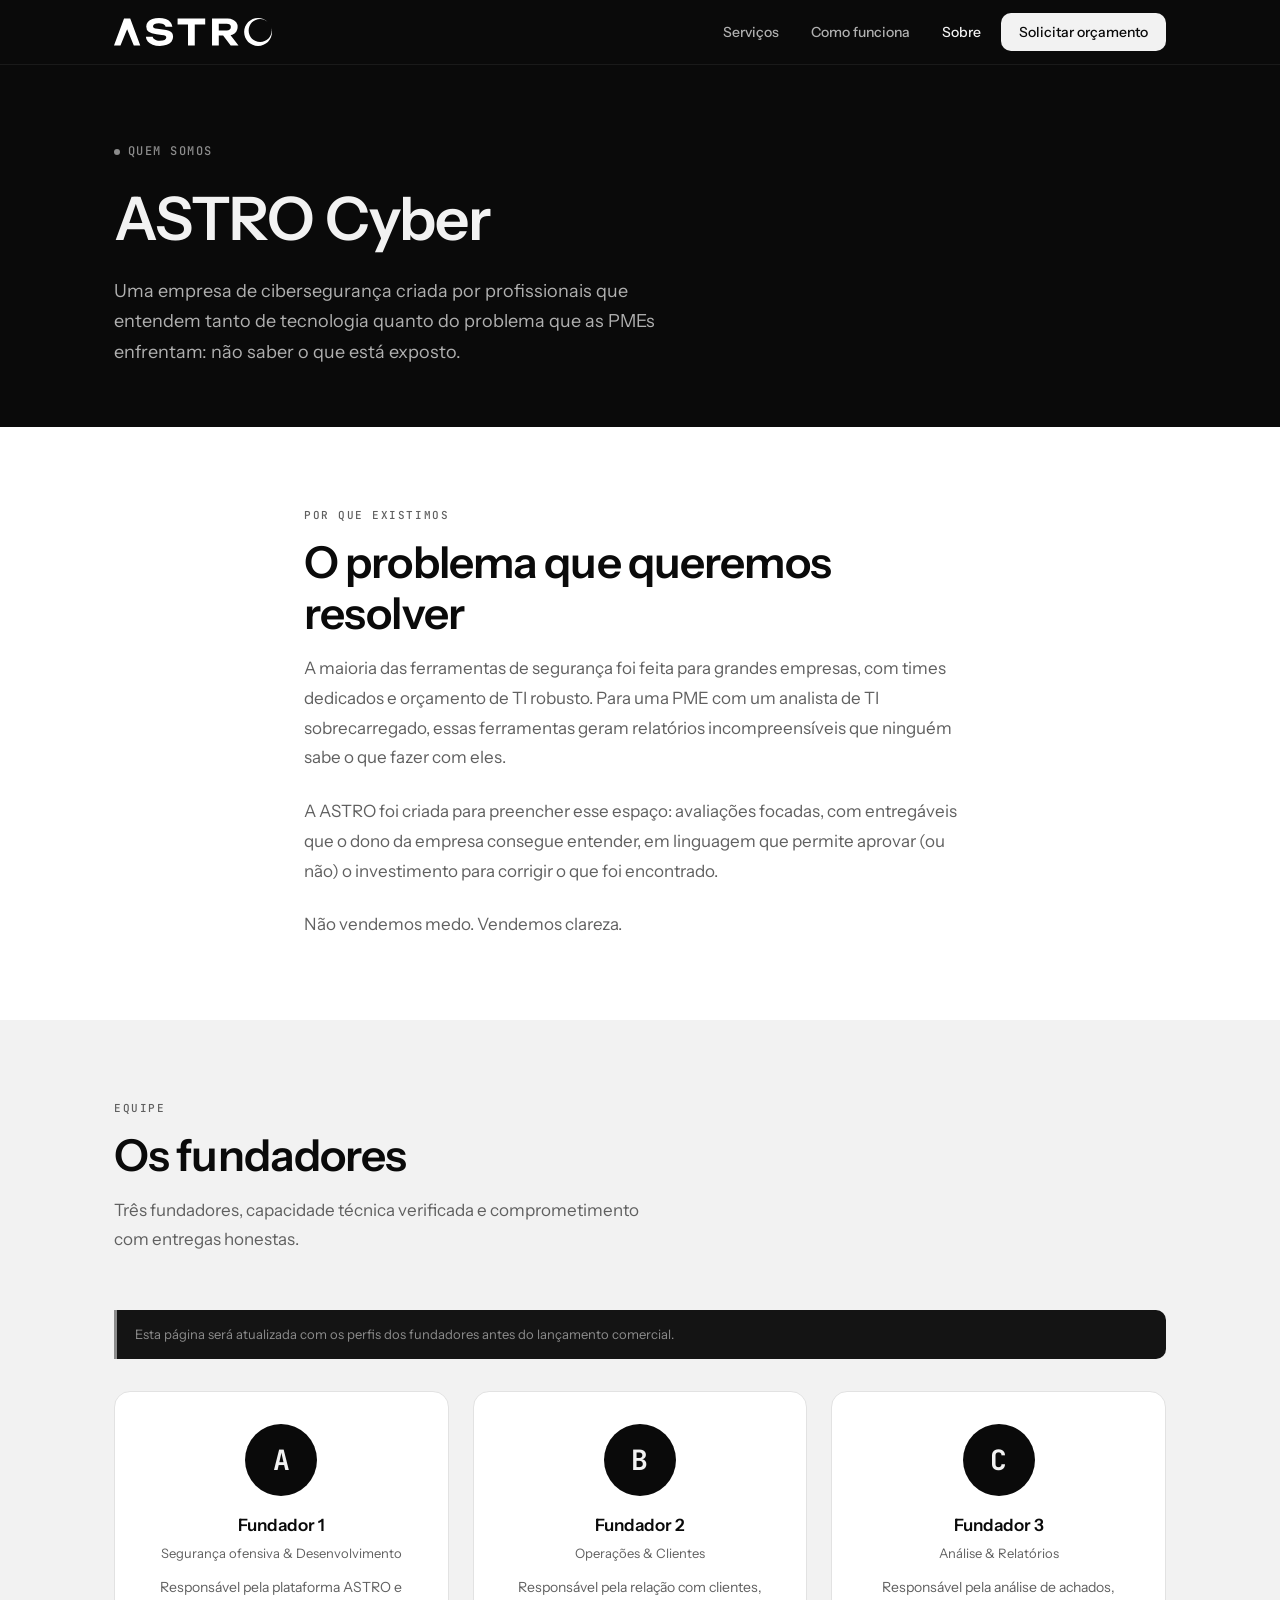
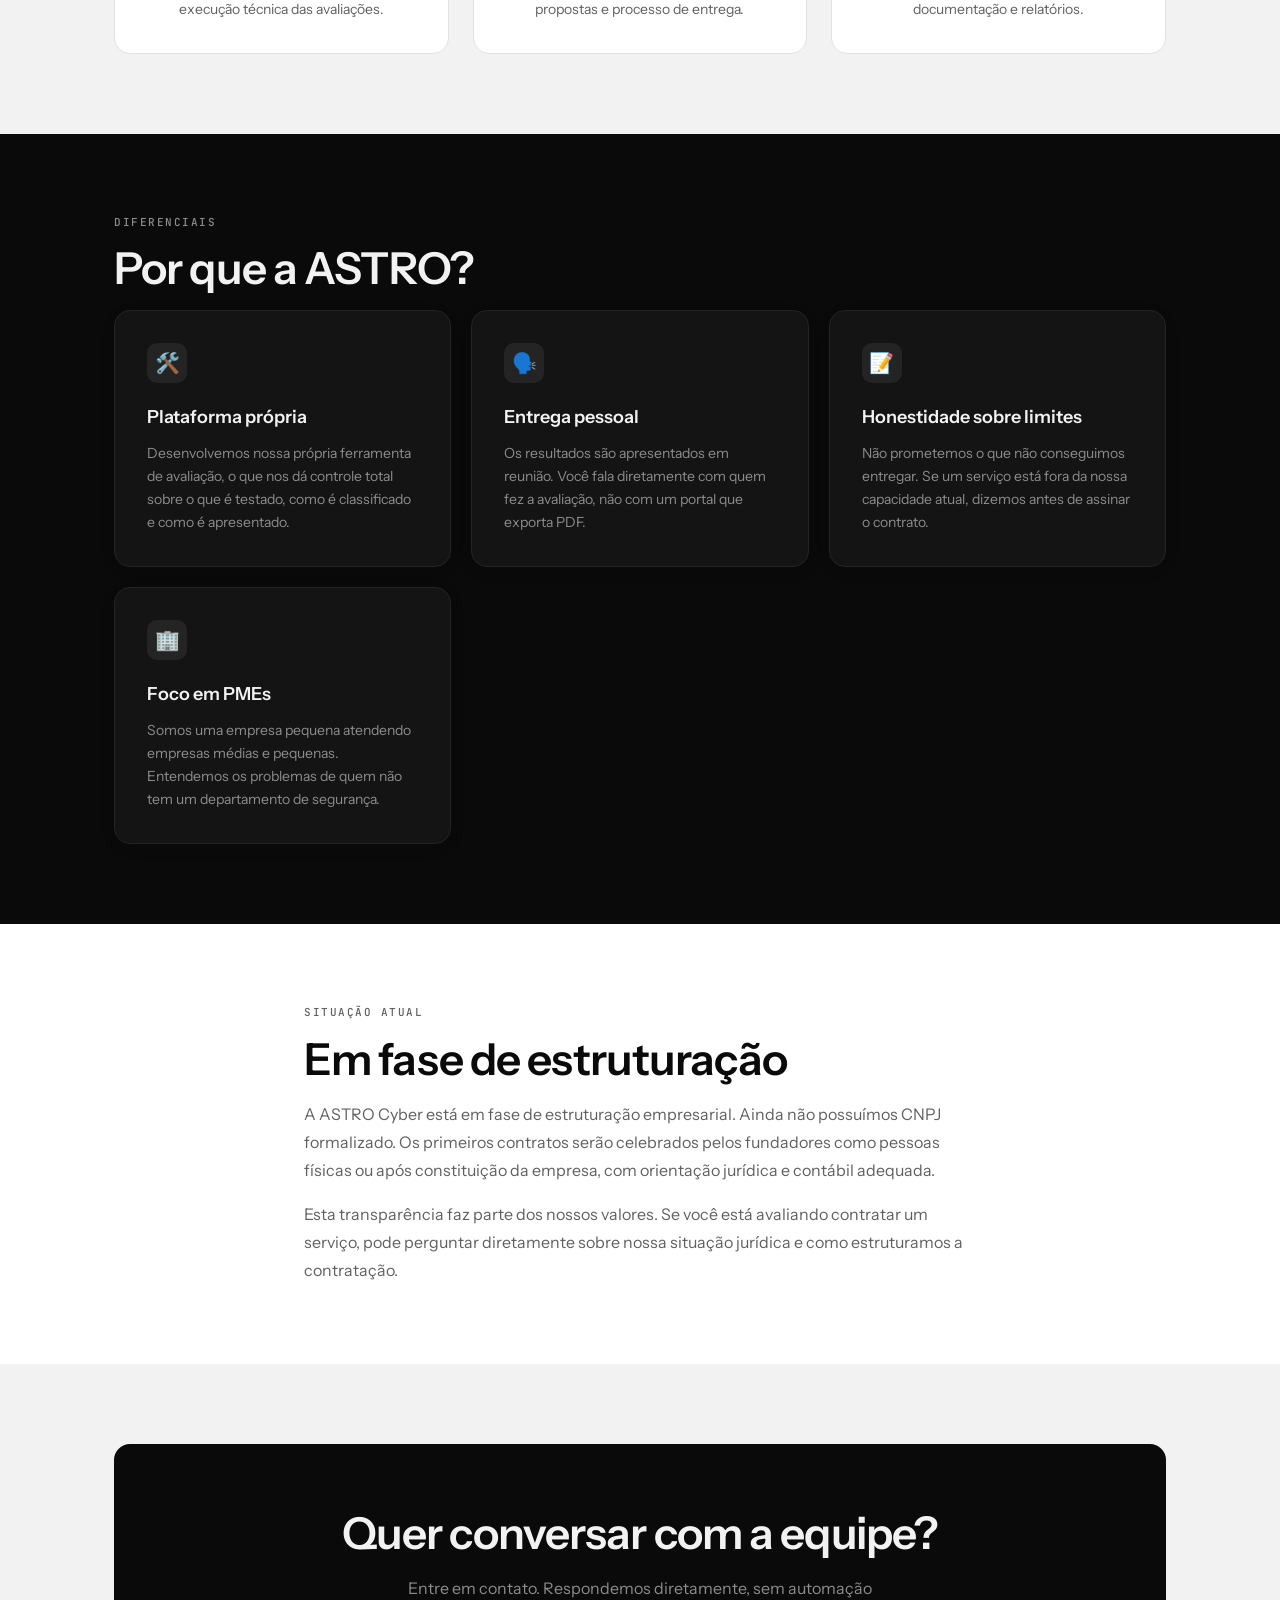
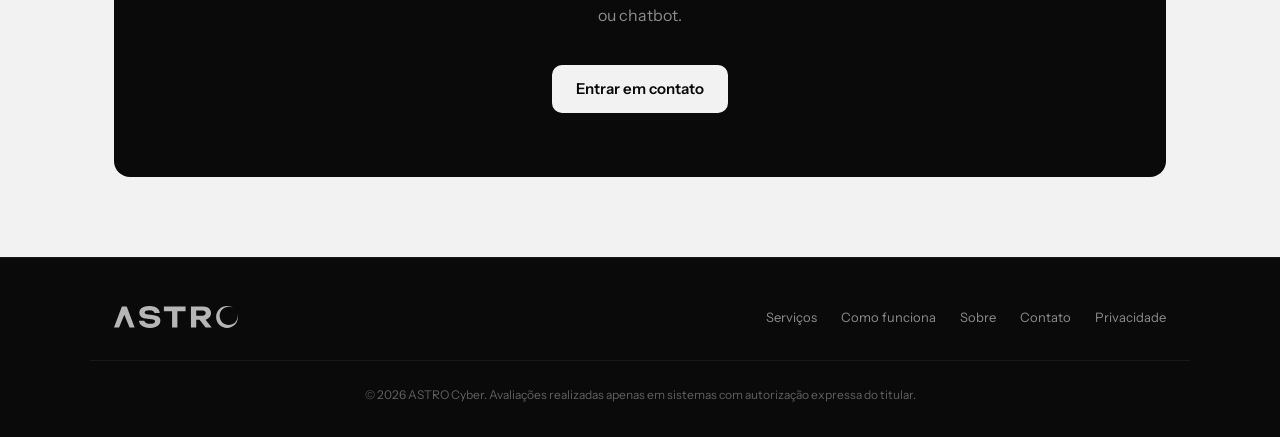
<file: site/sobre.html>
<!doctype html>
<html lang="pt-BR">
<head>
  <meta charset="utf-8">
  <meta name="viewport" content="width=device-width, initial-scale=1">
  <title>Sobre — ASTRO Cyber</title>
  <meta name="description" content="Quem é a ASTRO Cyber: fundadores, motivação e diferenciais.">
  <link rel="icon" href="brand/favicon.svg" type="image/svg+xml">
  <link rel="stylesheet" href="style.css">
</head>
<body>

<nav>
  <div class="nav-inner">
    <a href="index.html" class="nav-logo"><img src="brand/logo-white.svg" alt="ASTRO Cyber"></a>
    <div class="nav-links">
      <a href="servicos.html">Serviços</a>
      <a href="como-funciona.html">Como funciona</a>
      <a href="sobre.html" class="active">Sobre</a>
      <a href="contato.html" class="nav-cta">Solicitar orçamento</a>
    </div>
    <button class="nav-menu-btn" aria-label="Menu" onclick="document.getElementById('nav-mobile').classList.toggle('open')">
      <svg width="22" height="22" viewBox="0 0 22 22" fill="none"><rect y="4" width="22" height="2" rx="1" fill="currentColor"/><rect y="10" width="22" height="2" rx="1" fill="currentColor"/><rect y="16" width="22" height="2" rx="1" fill="currentColor"/></svg>
    </button>
  </div>
  <div class="nav-mobile" id="nav-mobile">
    <a href="servicos.html">Serviços</a>
    <a href="como-funciona.html">Como funciona</a>
    <a href="sobre.html">Sobre</a>
    <a href="contato.html" style="color:#F2F2F2;font-weight:600;">Solicitar orçamento →</a>
  </div>
</nav>

<!-- Header -->
<section class="hero" style="padding:72px 0 60px;">
  <div class="container">
    <p class="hero-eyebrow">Quem somos</p>
    <h1>ASTRO Cyber</h1>
    <p class="hero-sub" style="margin-bottom:0;">
      Uma empresa de cibersegurança criada por profissionais que entendem tanto de
      tecnologia quanto do problema que as PMEs enfrentam: não saber o que está exposto.
    </p>
  </div>
</section>

<!-- Mission -->
<section class="section-alt">
  <div class="container-sm">
    <p class="section-label">Por que existimos</p>
    <h2>O problema que queremos resolver</h2>
    <p style="font-size:17px;line-height:1.75;color:var(--muted);margin-bottom:24px;">
      A maioria das ferramentas de segurança foi feita para grandes empresas, com times dedicados
      e orçamento de TI robusto. Para uma PME com um analista de TI sobrecarregado, essas ferramentas
      geram relatórios incompreensíveis que ninguém sabe o que fazer com eles.
    </p>
    <p style="font-size:17px;line-height:1.75;color:var(--muted);margin-bottom:24px;">
      A ASTRO foi criada para preencher esse espaço: avaliações focadas, com entregáveis que
      o dono da empresa consegue entender, em linguagem que permite aprovar (ou não) o
      investimento para corrigir o que foi encontrado.
    </p>
    <p style="font-size:17px;line-height:1.75;color:var(--muted);">
      Não vendemos medo. Vendemos clareza.
    </p>
  </div>
</section>

<!-- Team -->
<section>
  <div class="container">
    <p class="section-label">Equipe</p>
    <h2>Os fundadores</h2>
    <p class="section-sub">
      Três fundadores, capacidade técnica verificada e comprometimento com entregas honestas.
    </p>

    <div class="notice">
      <p>Esta página será atualizada com os perfis dos fundadores antes do lançamento comercial.</p>
    </div>

    <div class="team-grid">
      <div class="team-card">
        <div class="team-avatar">A</div>
        <h3>Fundador 1</h3>
        <p class="role">Segurança ofensiva &amp; Desenvolvimento</p>
        <p>Responsável pela plataforma ASTRO e execução técnica das avaliações.</p>
      </div>
      <div class="team-card">
        <div class="team-avatar">B</div>
        <h3>Fundador 2</h3>
        <p class="role">Operações &amp; Clientes</p>
        <p>Responsável pela relação com clientes, propostas e processo de entrega.</p>
      </div>
      <div class="team-card">
        <div class="team-avatar">C</div>
        <h3>Fundador 3</h3>
        <p class="role">Análise &amp; Relatórios</p>
        <p>Responsável pela análise de achados, documentação e relatórios.</p>
      </div>
    </div>
  </div>
</section>

<!-- Differentiators -->
<section class="section-dark">
  <div class="container">
    <p class="section-label">Diferenciais</p>
    <h2>Por que a ASTRO?</h2>
    <div class="card-grid">
      <div class="card">
        <div class="card-icon" style="background:#242424;">🛠️</div>
        <h3>Plataforma própria</h3>
        <p>Desenvolvemos nossa própria ferramenta de avaliação, o que nos dá controle total sobre o que é testado, como é classificado e como é apresentado.</p>
      </div>
      <div class="card">
        <div class="card-icon" style="background:#242424;">🗣️</div>
        <h3>Entrega pessoal</h3>
        <p>Os resultados são apresentados em reunião. Você fala diretamente com quem fez a avaliação, não com um portal que exporta PDF.</p>
      </div>
      <div class="card">
        <div class="card-icon" style="background:#242424;">📝</div>
        <h3>Honestidade sobre limites</h3>
        <p>Não prometemos o que não conseguimos entregar. Se um serviço está fora da nossa capacidade atual, dizemos antes de assinar o contrato.</p>
      </div>
      <div class="card">
        <div class="card-icon" style="background:#242424;">🏢</div>
        <h3>Foco em PMEs</h3>
        <p>Somos uma empresa pequena atendendo empresas médias e pequenas. Entendemos os problemas de quem não tem um departamento de segurança.</p>
      </div>
    </div>
  </div>
</section>

<!-- Legal notice -->
<section class="section-alt">
  <div class="container-sm">
    <p class="section-label">Situação atual</p>
    <h2>Em fase de estruturação</h2>
    <p style="font-size:16px;line-height:1.75;color:var(--muted);margin-bottom:16px;">
      A ASTRO Cyber está em fase de estruturação empresarial. Ainda não possuímos CNPJ formalizado.
      Os primeiros contratos serão celebrados pelos fundadores como pessoas físicas ou após
      constituição da empresa, com orientação jurídica e contábil adequada.
    </p>
    <p style="font-size:16px;line-height:1.75;color:var(--muted);">
      Esta transparência faz parte dos nossos valores. Se você está avaliando contratar um serviço,
      pode perguntar diretamente sobre nossa situação jurídica e como estruturamos a contratação.
    </p>
  </div>
</section>

<!-- CTA -->
<section>
  <div class="container">
    <div class="cta-box">
      <h2>Quer conversar com a equipe?</h2>
      <p>Entre em contato. Respondemos diretamente, sem automação ou chatbot.</p>
      <a href="contato.html" class="btn btn-primary">Entrar em contato</a>
    </div>
  </div>
</section>

<footer>
  <div class="footer-inner">
    <a href="index.html" class="footer-logo"><img src="brand/logo-white.svg" alt="ASTRO Cyber"></a>
    <div class="footer-links">
      <a href="servicos.html">Serviços</a>
      <a href="como-funciona.html">Como funciona</a>
      <a href="sobre.html">Sobre</a>
      <a href="contato.html">Contato</a>
      <a href="privacidade.html">Privacidade</a>
    </div>
  </div>
  <p class="footer-copy">© 2026 ASTRO Cyber. Avaliações realizadas apenas em sistemas com autorização expressa do titular.</p>
</footer>

</body>
</html>
</file>
<file: site/style.css>
@import url('https://fonts.googleapis.com/css2?family=Instrument+Sans:wght@400;500;600&family=JetBrains+Mono:wght@400;500&display=swap');

:root {
  --bg: #F2F2F2;
  --surface: #fff;
  --raised: #E8E8E8;
  --line: #E2E2E2;
  --text: #0A0A0A;
  --muted: #606060;
  --accent: #0A0A0A;
  --on-accent: #fff;
  --red: #D93025;
  --green: #1F9D55;
  --radius: 16px;
  --radius-sm: 10px;
  --shadow: 0 4px 20px #0000000a;
  --shadow-lg: 0 16px 48px #00000014;
}

*, *::before, *::after { box-sizing: border-box; margin: 0; padding: 0; }

html { scroll-behavior: smooth; }

body {
  font-family: 'Instrument Sans', system-ui, sans-serif;
  background: var(--bg);
  color: var(--text);
  font-size: 16px;
  line-height: 1.6;
  -webkit-font-smoothing: antialiased;
}

a { color: inherit; text-decoration: none; }
img, svg { display: block; max-width: 100%; }

/* ── Layout ── */
.container { max-width: 1100px; margin: 0 auto; padding: 0 24px; }
.container-sm { max-width: 720px; margin: 0 auto; padding: 0 24px; }

/* ── Nav ── */
nav {
  position: sticky; top: 0; z-index: 100;
  background: #0A0A0A;
  border-bottom: 1px solid #1A1A1A;
}
.nav-inner {
  display: flex; align-items: center; justify-content: space-between;
  height: 64px; max-width: 1100px; margin: 0 auto; padding: 0 24px;
}
.nav-logo img { height: 28px; width: auto; }
.nav-links { display: flex; align-items: center; gap: 8px; }
.nav-links a {
  font-size: 14px; font-weight: 500; color: #B0B0B0;
  padding: 6px 12px; border-radius: var(--radius-sm);
  transition: color .15s, background .15s;
}
.nav-links a:hover { color: #F2F2F2; background: #1A1A1A; }
.nav-links a.active { color: #F2F2F2; }
.nav-cta {
  font-size: 13px; font-weight: 600; color: #0A0A0A !important;
  background: #F2F2F2 !important; padding: 8px 18px !important;
  border-radius: var(--radius-sm) !important;
}
.nav-cta:hover { background: #fff !important; color: #0A0A0A !important; }
.nav-menu-btn {
  display: none; background: none; border: none; cursor: pointer;
  color: #F2F2F2; padding: 8px;
}
.nav-mobile { display: none; }

/* ── Hero ── */
.hero {
  background: #0A0A0A; color: #F2F2F2;
  padding: 96px 0 80px;
}
.hero-eyebrow {
  display: inline-flex; align-items: center; gap: 8px;
  font-family: 'JetBrains Mono', monospace; font-size: 12px; font-weight: 500;
  color: #8C8C8C; letter-spacing: .12em; text-transform: uppercase;
  margin-bottom: 24px;
}
.hero-eyebrow::before { content: ''; width: 6px; height: 6px; border-radius: 50%; background: #8C8C8C; }
.hero h1 {
  font-size: clamp(36px, 5vw, 60px); font-weight: 600; line-height: 1.1;
  letter-spacing: -.02em; max-width: 800px; margin-bottom: 24px;
}
.hero h1 em { font-style: normal; color: #8C8C8C; }
.hero-sub {
  font-size: 18px; color: #B0B0B0; max-width: 560px;
  margin-bottom: 40px; line-height: 1.7;
}
.hero-actions { display: flex; gap: 12px; flex-wrap: wrap; }

/* ── Buttons ── */
.btn {
  display: inline-flex; align-items: center; gap: 8px;
  font-size: 15px; font-weight: 600; padding: 12px 24px;
  border-radius: var(--radius-sm); border: none; cursor: pointer;
  transition: opacity .15s, transform .1s;
  text-decoration: none;
}
.btn:hover { opacity: .88; transform: translateY(-1px); }
.btn-primary { background: #F2F2F2; color: #0A0A0A; }
.btn-ghost { background: transparent; color: #B0B0B0; border: 1px solid #3A3A3A; }
.btn-ghost:hover { color: #F2F2F2; border-color: #8C8C8C; opacity: 1; }
.btn-dark { background: #0A0A0A; color: #F2F2F2; }
.btn-outline { background: transparent; color: #0A0A0A; border: 1.5px solid #0A0A0A; }
.btn-outline:hover { background: #0A0A0A; color: #F2F2F2; opacity: 1; }

/* ── Sections ── */
section { padding: 80px 0; }
.section-dark { background: #0A0A0A; color: #F2F2F2; }
.section-alt { background: var(--surface); }

.section-label {
  font-family: 'JetBrains Mono', monospace; font-size: 11px; font-weight: 500;
  text-transform: uppercase; letter-spacing: .14em; color: var(--muted);
  margin-bottom: 12px;
}
.section-dark .section-label { color: #8C8C8C; }

h2 {
  font-size: clamp(28px, 3.5vw, 44px); font-weight: 600;
  line-height: 1.15; letter-spacing: -.02em; margin-bottom: 16px;
}
.section-sub {
  font-size: 17px; color: var(--muted); max-width: 540px; line-height: 1.7;
  margin-bottom: 56px;
}
.section-dark .section-sub { color: #8C8C8C; }

/* ── Cards ── */
.card-grid { display: grid; grid-template-columns: repeat(auto-fit, minmax(300px, 1fr)); gap: 20px; }
.card {
  background: var(--surface); border: 1px solid var(--line);
  border-radius: var(--radius); padding: 32px;
  box-shadow: var(--shadow);
}
.section-dark .card { background: #141414; border-color: #242424; }
.card-icon {
  width: 40px; height: 40px; border-radius: var(--radius-sm);
  background: var(--raised); display: flex; align-items: center; justify-content: center;
  margin-bottom: 20px; font-size: 20px;
}
.section-dark .card-icon { background: #242424; }
.card h3 { font-size: 18px; font-weight: 600; margin-bottom: 10px; }
.card p { font-size: 14px; color: var(--muted); line-height: 1.65; }
.section-dark .card p { color: #8C8C8C; }

/* ── Service cards ── */
.service-card {
  background: var(--surface); border: 1px solid var(--line);
  border-radius: var(--radius); padding: 40px;
  box-shadow: var(--shadow);
}
.service-badge {
  display: inline-block; font-family: 'JetBrains Mono', monospace;
  font-size: 11px; font-weight: 500; letter-spacing: .1em; text-transform: uppercase;
  padding: 4px 10px; border-radius: 6px; margin-bottom: 20px;
}
.badge-active { background: #D1FAE5; color: #065F46; }
.badge-future { background: #F3F4F6; color: #6B7280; }
.service-card h3 { font-size: 22px; font-weight: 600; margin-bottom: 12px; }
.service-card .desc { font-size: 15px; color: var(--muted); margin-bottom: 28px; line-height: 1.7; }
.deliverables { list-style: none; display: flex; flex-direction: column; gap: 10px; }
.deliverables li {
  display: flex; gap: 10px; align-items: flex-start;
  font-size: 14px; color: var(--text); line-height: 1.5;
}
.deliverables li::before { content: '✓'; color: var(--green); font-weight: 700; flex-shrink: 0; margin-top: 1px; }
.not-included { margin-top: 20px; padding-top: 20px; border-top: 1px solid var(--line); }
.not-included p { font-size: 13px; color: var(--muted); font-style: italic; }

/* ── Steps ── */
.steps { display: flex; flex-direction: column; gap: 0; }
.step {
  display: grid; grid-template-columns: 56px 1fr;
  gap: 24px; padding: 28px 0;
  border-bottom: 1px solid var(--line);
}
.step:last-child { border-bottom: none; }
.step-num {
  width: 40px; height: 40px; border-radius: 50%;
  background: #0A0A0A; color: #F2F2F2;
  display: flex; align-items: center; justify-content: center;
  font-family: 'JetBrains Mono', monospace; font-size: 13px; font-weight: 600;
  flex-shrink: 0;
}
.step h3 { font-size: 16px; font-weight: 600; margin-bottom: 6px; }
.step p { font-size: 14px; color: var(--muted); line-height: 1.65; }

/* ── Stats / features row ── */
.stats-row {
  display: grid; grid-template-columns: repeat(auto-fit, minmax(180px, 1fr));
  gap: 1px; background: #242424; border: 1px solid #242424;
  border-radius: var(--radius); overflow: hidden; margin-top: 56px;
}
.stat-cell {
  background: #141414; padding: 32px 28px;
}
.stat-num {
  font-size: 36px; font-weight: 600; line-height: 1; margin-bottom: 6px;
  color: #F2F2F2;
}
.stat-label { font-size: 14px; color: #8C8C8C; }

/* ── Team ── */
.team-grid { display: grid; grid-template-columns: repeat(auto-fit, minmax(240px, 1fr)); gap: 24px; }
.team-card {
  background: var(--surface); border: 1px solid var(--line);
  border-radius: var(--radius); padding: 32px; text-align: center;
}
.team-avatar {
  width: 72px; height: 72px; border-radius: 50%;
  background: #0A0A0A; margin: 0 auto 16px; display: flex;
  align-items: center; justify-content: center;
  font-size: 28px; font-weight: 700; color: #F2F2F2;
  font-family: 'JetBrains Mono', monospace;
}
.team-card h3 { font-size: 17px; font-weight: 600; margin-bottom: 4px; }
.team-card .role { font-size: 13px; color: var(--muted); margin-bottom: 12px; }
.team-card p { font-size: 14px; color: var(--muted); line-height: 1.6; }

/* ── Form ── */
.form-grid { display: grid; grid-template-columns: 1fr 1fr; gap: 16px; }
.form-group { display: flex; flex-direction: column; gap: 6px; }
.form-group.full { grid-column: 1 / -1; }
label { font-size: 13px; font-weight: 600; color: var(--muted); text-transform: uppercase; letter-spacing: .06em; }
input, textarea, select {
  font-family: inherit; font-size: 15px;
  background: var(--surface); color: var(--text);
  border: 1.5px solid var(--line); border-radius: var(--radius-sm);
  padding: 12px 16px; transition: border-color .15s;
  width: 100%;
}
input:focus, textarea:focus, select:focus {
  outline: none; border-color: #0A0A0A;
}
textarea { min-height: 120px; resize: vertical; }

/* ── CTA section ── */
.cta-box {
  background: #0A0A0A; color: #F2F2F2;
  border-radius: var(--radius); padding: 64px 56px;
  text-align: center;
}
.cta-box h2 { margin-bottom: 16px; }
.cta-box p { color: #8C8C8C; max-width: 480px; margin: 0 auto 36px; font-size: 16px; line-height: 1.7; }

/* ── Footer ── */
footer {
  background: #0A0A0A; color: #8C8C8C;
  padding: 48px 0 32px; border-top: 1px solid #1A1A1A;
}
.footer-inner {
  display: flex; justify-content: space-between; align-items: center;
  flex-wrap: wrap; gap: 24px;
  max-width: 1100px; margin: 0 auto; padding: 0 24px;
}
.footer-logo img { height: 22px; width: auto; opacity: .7; }
.footer-links { display: flex; gap: 24px; flex-wrap: wrap; }
.footer-links a { font-size: 13px; color: #8C8C8C; transition: color .15s; }
.footer-links a:hover { color: #F2F2F2; }
.footer-copy { font-size: 12px; color: #606060; margin-top: 32px; text-align: center; max-width: 1100px; margin: 32px auto 0; padding: 0 24px; border-top: 1px solid #1A1A1A; padding-top: 24px; }

/* ── Notice banner ── */
.notice {
  background: #141414; border-left: 3px solid #8C8C8C;
  padding: 14px 18px; border-radius: 0 var(--radius-sm) var(--radius-sm) 0;
  margin-bottom: 32px;
}
.notice p { font-size: 13px; color: #8C8C8C; }

/* ── Responsive ── */
@media (max-width: 768px) {
  .nav-links { display: none; }
  .nav-menu-btn { display: block; }
  .nav-mobile.open {
    display: flex; flex-direction: column; gap: 4px;
    background: #0A0A0A; padding: 16px 24px;
    border-top: 1px solid #1A1A1A;
  }
  .nav-mobile a {
    font-size: 15px; font-weight: 500; color: #B0B0B0;
    padding: 10px 12px; border-radius: var(--radius-sm);
  }
  .hero { padding: 64px 0 56px; }
  .form-grid { grid-template-columns: 1fr; }
  .cta-box { padding: 40px 28px; }
  .footer-inner { flex-direction: column; align-items: flex-start; }
  .stats-row { grid-template-columns: 1fr 1fr; }
  section { padding: 56px 0; }
}

@media (max-width: 480px) {
  .stats-row { grid-template-columns: 1fr; }
  .step { grid-template-columns: 40px 1fr; gap: 16px; }
}
</file>
